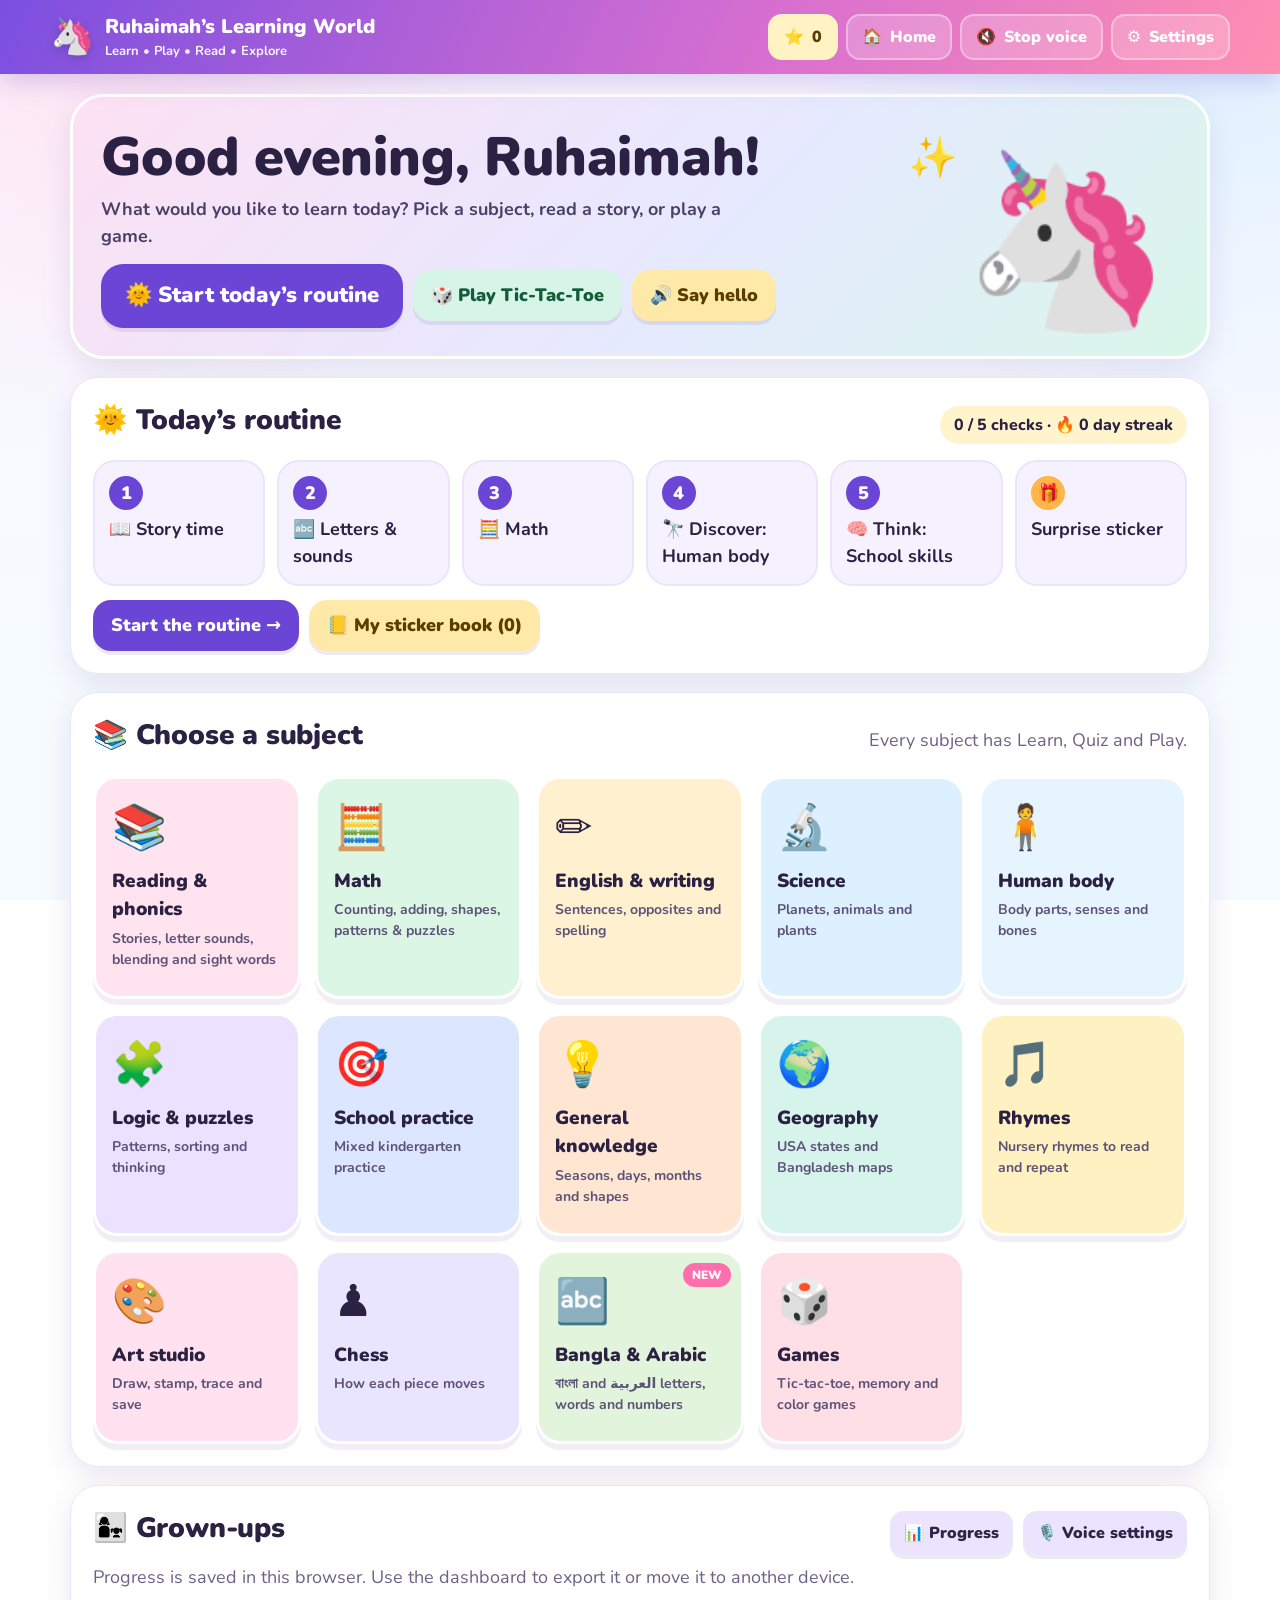
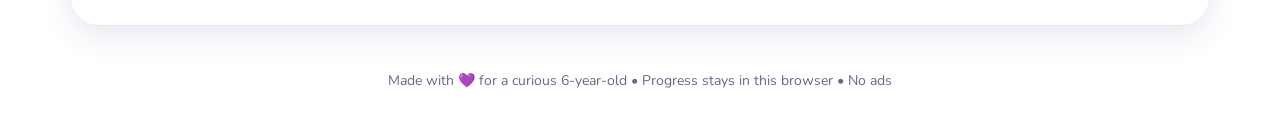
<file: index.html>
<!doctype html>
<html lang="en">
<head>
<meta charset="utf-8">
<meta name="viewport" content="width=device-width, initial-scale=1, viewport-fit=cover">
<meta name="theme-color" content="#7b4fe0">
<title>Ruhaimah’s Learning World</title>
<link rel="icon" href="data:image/svg+xml,<svg xmlns=%22http://www.w3.org/2000/svg%22 viewBox=%220 0 100 100%22><text y=%22.9em%22 font-size=%2290%22>🦄</text></svg>">
<link rel="preconnect" href="https://fonts.googleapis.com">
<link rel="preconnect" href="https://fonts.gstatic.com" crossorigin>
<link href="https://fonts.googleapis.com/css2?family=Nunito:wght@600;700;800;900&family=Noto+Sans+Bengali:wght@500;700&family=Noto+Naskh+Arabic:wght@500;700&display=swap" rel="stylesheet">
<link rel="stylesheet" href="style.css">
</head>
<body data-subject="">
<header>
  <div class="topbar">
    <button class="brand" onclick="goHome()" aria-label="Go to home page">
      <span class="logo">🦄</span>
      <span><span class="title" style="display:block">Ruhaimah’s Learning World</span><span class="sub" style="display:block">Learn • Play • Read • Explore</span></span>
    </button>
    <nav class="top-actions">
      <button class="btn small gold" id="starsBtn" onclick="openDashboard()" aria-label="My stars and progress">⭐ 0</button>
      <button class="btn small" onclick="goHome()" aria-label="Home">🏠 <span class="lbl">Home</span></button>
      <button class="btn small" id="stopBtn" onclick="stopSpeaking()" aria-label="Stop the voice">🔇 <span class="lbl">Stop voice</span></button>
      <button class="btn small" onclick="renderSettings()" aria-label="Settings">⚙️ <span class="lbl">Settings</span></button>
    </nav>
  </div>
</header>
<main id="app"></main>
<div id="toast" class="toast" role="status" aria-live="polite"></div>
<footer>Made with 💜 for a curious 6-year-old • Progress stays in this browser • No ads</footer>
<script src="app.js"></script>
</body>
</html>
</file>
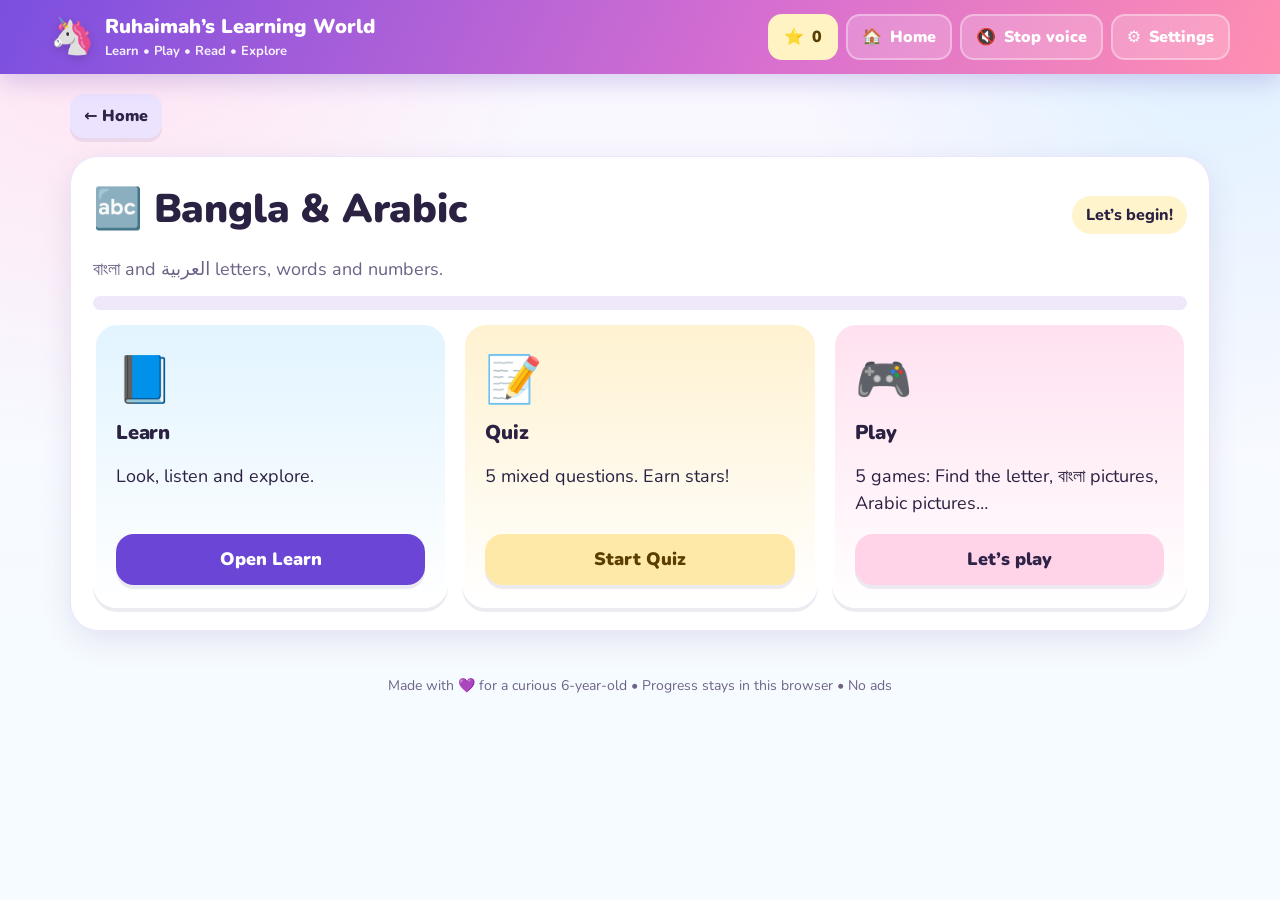
<file: alphabets.html>
<!doctype html>
<html lang="en">
<head>
<meta charset="utf-8">
<meta name="viewport" content="width=device-width, initial-scale=1, viewport-fit=cover">
<meta name="theme-color" content="#7b4fe0">
<title>Bangla & Arabic | Ruhaimah’s Learning World</title>
<link rel="icon" href="data:image/svg+xml,<svg xmlns=%22http://www.w3.org/2000/svg%22 viewBox=%220 0 100 100%22><text y=%22.9em%22 font-size=%2290%22>🦄</text></svg>">
<link rel="preconnect" href="https://fonts.googleapis.com">
<link rel="preconnect" href="https://fonts.gstatic.com" crossorigin>
<link href="https://fonts.googleapis.com/css2?family=Nunito:wght@600;700;800;900&family=Noto+Sans+Bengali:wght@500;700&family=Noto+Naskh+Arabic:wght@500;700&display=swap" rel="stylesheet">
<link rel="stylesheet" href="style.css">
</head>
<body data-subject="alphabets">
<header>
  <div class="topbar">
    <button class="brand" onclick="goHome()" aria-label="Go to home page">
      <span class="logo">🦄</span>
      <span><span class="title" style="display:block">Ruhaimah’s Learning World</span><span class="sub" style="display:block">Learn • Play • Read • Explore</span></span>
    </button>
    <nav class="top-actions">
      <button class="btn small gold" id="starsBtn" onclick="openDashboard()" aria-label="My stars and progress">⭐ 0</button>
      <button class="btn small" onclick="goHome()" aria-label="Home">🏠 <span class="lbl">Home</span></button>
      <button class="btn small" id="stopBtn" onclick="stopSpeaking()" aria-label="Stop the voice">🔇 <span class="lbl">Stop voice</span></button>
      <button class="btn small" onclick="renderSettings()" aria-label="Settings">⚙️ <span class="lbl">Settings</span></button>
    </nav>
  </div>
</header>
<main id="app"></main>
<div id="toast" class="toast" role="status" aria-live="polite"></div>
<footer>Made with 💜 for a curious 6-year-old • Progress stays in this browser • No ads</footer>
<script src="app.js"></script>
</body>
</html>
</file>
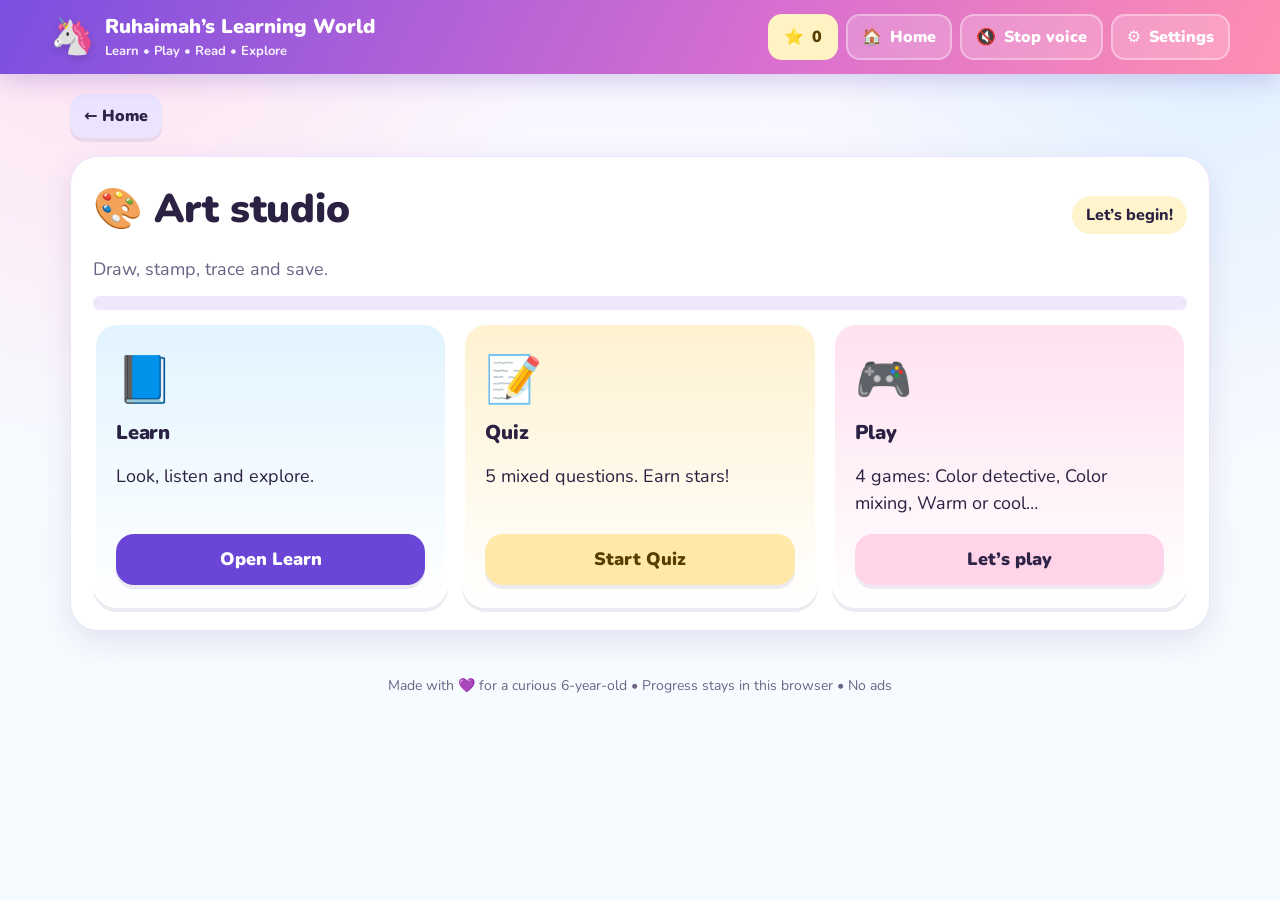
<file: art.html>
<!doctype html>
<html lang="en">
<head>
<meta charset="utf-8">
<meta name="viewport" content="width=device-width, initial-scale=1, viewport-fit=cover">
<meta name="theme-color" content="#7b4fe0">
<title>Art | Ruhaimah’s Learning World</title>
<link rel="icon" href="data:image/svg+xml,<svg xmlns=%22http://www.w3.org/2000/svg%22 viewBox=%220 0 100 100%22><text y=%22.9em%22 font-size=%2290%22>🦄</text></svg>">
<link rel="preconnect" href="https://fonts.googleapis.com">
<link rel="preconnect" href="https://fonts.gstatic.com" crossorigin>
<link href="https://fonts.googleapis.com/css2?family=Nunito:wght@600;700;800;900&family=Noto+Sans+Bengali:wght@500;700&family=Noto+Naskh+Arabic:wght@500;700&display=swap" rel="stylesheet">
<link rel="stylesheet" href="style.css">
</head>
<body data-subject="art">
<header>
  <div class="topbar">
    <button class="brand" onclick="goHome()" aria-label="Go to home page">
      <span class="logo">🦄</span>
      <span><span class="title" style="display:block">Ruhaimah’s Learning World</span><span class="sub" style="display:block">Learn • Play • Read • Explore</span></span>
    </button>
    <nav class="top-actions">
      <button class="btn small gold" id="starsBtn" onclick="openDashboard()" aria-label="My stars and progress">⭐ 0</button>
      <button class="btn small" onclick="goHome()" aria-label="Home">🏠 <span class="lbl">Home</span></button>
      <button class="btn small" id="stopBtn" onclick="stopSpeaking()" aria-label="Stop the voice">🔇 <span class="lbl">Stop voice</span></button>
      <button class="btn small" onclick="renderSettings()" aria-label="Settings">⚙️ <span class="lbl">Settings</span></button>
    </nav>
  </div>
</header>
<main id="app"></main>
<div id="toast" class="toast" role="status" aria-live="polite"></div>
<footer>Made with 💜 for a curious 6-year-old • Progress stays in this browser • No ads</footer>
<script src="app.js"></script>
</body>
</html>
</file>
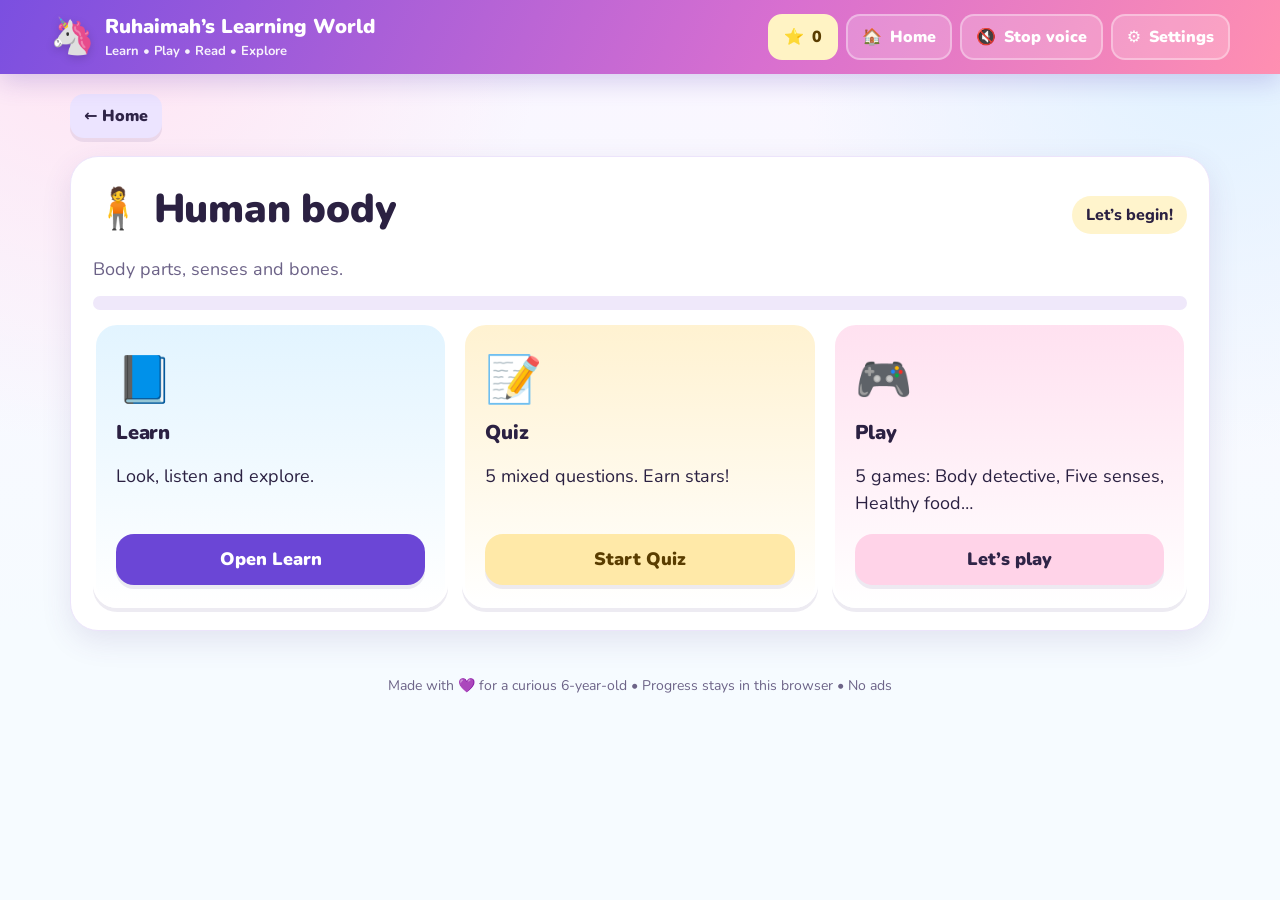
<file: body.html>
<!doctype html>
<html lang="en">
<head>
<meta charset="utf-8">
<meta name="viewport" content="width=device-width, initial-scale=1, viewport-fit=cover">
<meta name="theme-color" content="#7b4fe0">
<title>Human Body | Ruhaimah’s Learning World</title>
<link rel="icon" href="data:image/svg+xml,<svg xmlns=%22http://www.w3.org/2000/svg%22 viewBox=%220 0 100 100%22><text y=%22.9em%22 font-size=%2290%22>🦄</text></svg>">
<link rel="preconnect" href="https://fonts.googleapis.com">
<link rel="preconnect" href="https://fonts.gstatic.com" crossorigin>
<link href="https://fonts.googleapis.com/css2?family=Nunito:wght@600;700;800;900&family=Noto+Sans+Bengali:wght@500;700&family=Noto+Naskh+Arabic:wght@500;700&display=swap" rel="stylesheet">
<link rel="stylesheet" href="style.css">
</head>
<body data-subject="body">
<header>
  <div class="topbar">
    <button class="brand" onclick="goHome()" aria-label="Go to home page">
      <span class="logo">🦄</span>
      <span><span class="title" style="display:block">Ruhaimah’s Learning World</span><span class="sub" style="display:block">Learn • Play • Read • Explore</span></span>
    </button>
    <nav class="top-actions">
      <button class="btn small gold" id="starsBtn" onclick="openDashboard()" aria-label="My stars and progress">⭐ 0</button>
      <button class="btn small" onclick="goHome()" aria-label="Home">🏠 <span class="lbl">Home</span></button>
      <button class="btn small" id="stopBtn" onclick="stopSpeaking()" aria-label="Stop the voice">🔇 <span class="lbl">Stop voice</span></button>
      <button class="btn small" onclick="renderSettings()" aria-label="Settings">⚙️ <span class="lbl">Settings</span></button>
    </nav>
  </div>
</header>
<main id="app"></main>
<div id="toast" class="toast" role="status" aria-live="polite"></div>
<footer>Made with 💜 for a curious 6-year-old • Progress stays in this browser • No ads</footer>
<script src="app.js"></script>
</body>
</html>
</file>
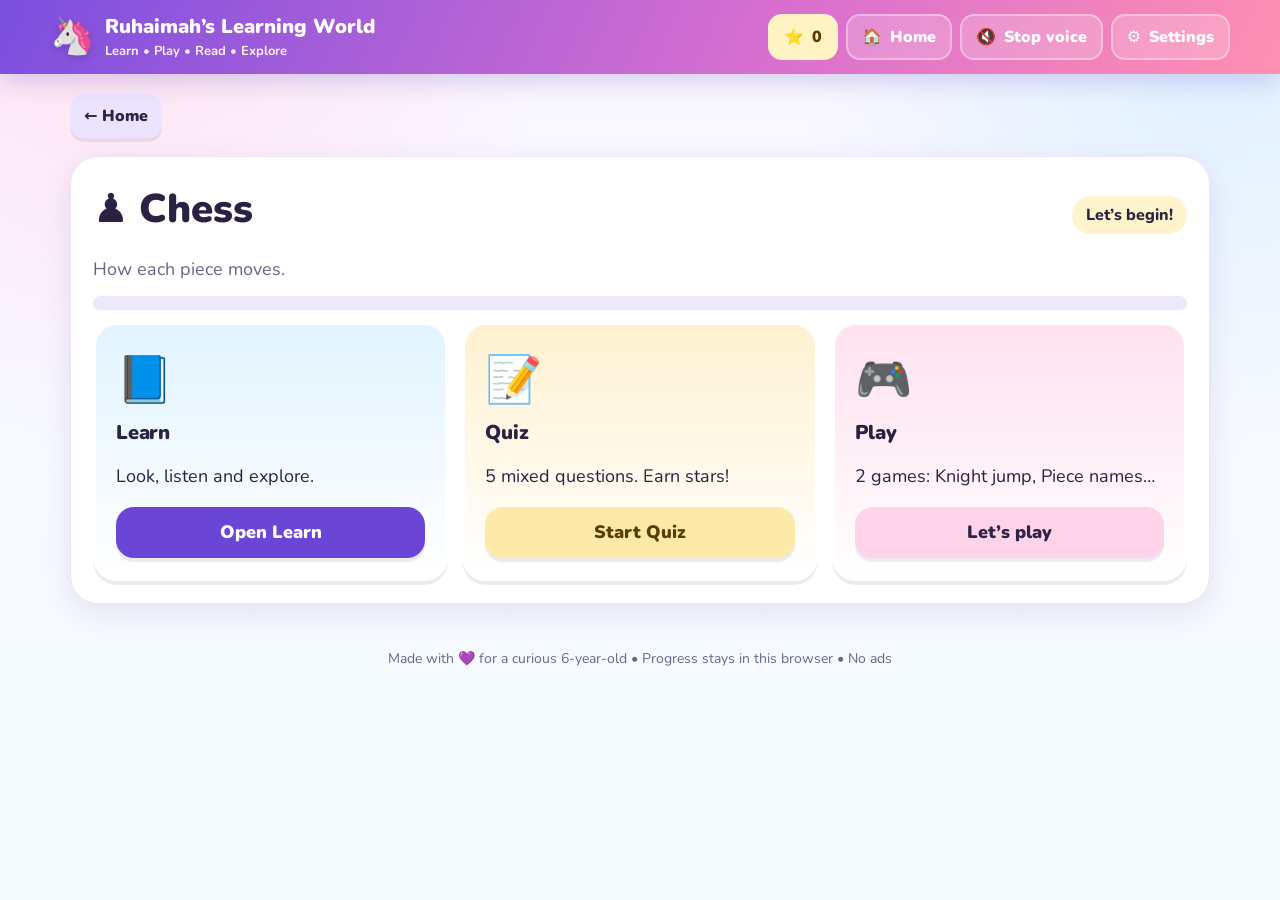
<file: chess.html>
<!doctype html>
<html lang="en">
<head>
<meta charset="utf-8">
<meta name="viewport" content="width=device-width, initial-scale=1, viewport-fit=cover">
<meta name="theme-color" content="#7b4fe0">
<title>Chess | Ruhaimah’s Learning World</title>
<link rel="icon" href="data:image/svg+xml,<svg xmlns=%22http://www.w3.org/2000/svg%22 viewBox=%220 0 100 100%22><text y=%22.9em%22 font-size=%2290%22>🦄</text></svg>">
<link rel="preconnect" href="https://fonts.googleapis.com">
<link rel="preconnect" href="https://fonts.gstatic.com" crossorigin>
<link href="https://fonts.googleapis.com/css2?family=Nunito:wght@600;700;800;900&family=Noto+Sans+Bengali:wght@500;700&family=Noto+Naskh+Arabic:wght@500;700&display=swap" rel="stylesheet">
<link rel="stylesheet" href="style.css">
</head>
<body data-subject="chess">
<header>
  <div class="topbar">
    <button class="brand" onclick="goHome()" aria-label="Go to home page">
      <span class="logo">🦄</span>
      <span><span class="title" style="display:block">Ruhaimah’s Learning World</span><span class="sub" style="display:block">Learn • Play • Read • Explore</span></span>
    </button>
    <nav class="top-actions">
      <button class="btn small gold" id="starsBtn" onclick="openDashboard()" aria-label="My stars and progress">⭐ 0</button>
      <button class="btn small" onclick="goHome()" aria-label="Home">🏠 <span class="lbl">Home</span></button>
      <button class="btn small" id="stopBtn" onclick="stopSpeaking()" aria-label="Stop the voice">🔇 <span class="lbl">Stop voice</span></button>
      <button class="btn small" onclick="renderSettings()" aria-label="Settings">⚙️ <span class="lbl">Settings</span></button>
    </nav>
  </div>
</header>
<main id="app"></main>
<div id="toast" class="toast" role="status" aria-live="polite"></div>
<footer>Made with 💜 for a curious 6-year-old • Progress stays in this browser • No ads</footer>
<script src="app.js"></script>
</body>
</html>
</file>
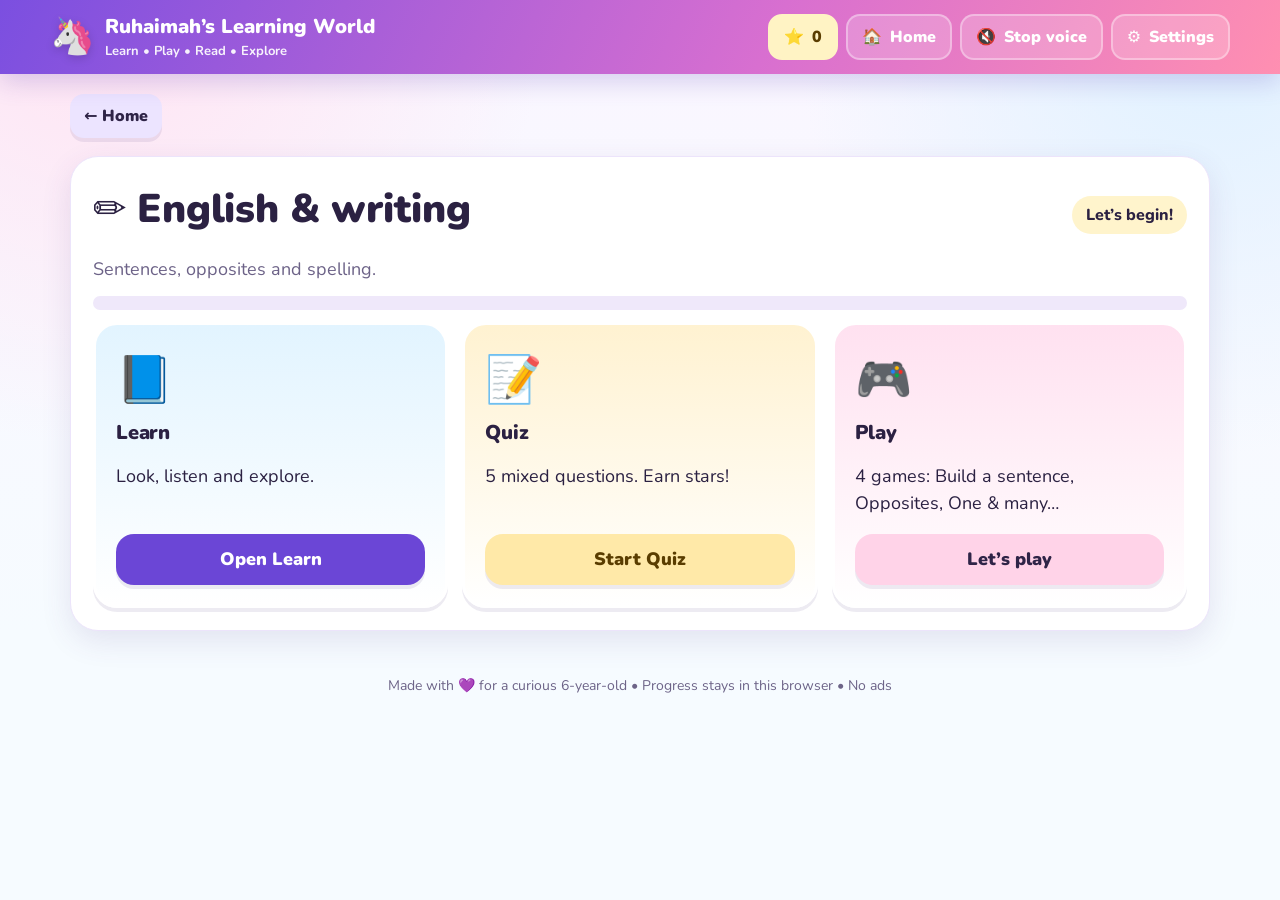
<file: english.html>
<!doctype html>
<html lang="en">
<head>
<meta charset="utf-8">
<meta name="viewport" content="width=device-width, initial-scale=1, viewport-fit=cover">
<meta name="theme-color" content="#7b4fe0">
<title>English | Ruhaimah’s Learning World</title>
<link rel="icon" href="data:image/svg+xml,<svg xmlns=%22http://www.w3.org/2000/svg%22 viewBox=%220 0 100 100%22><text y=%22.9em%22 font-size=%2290%22>🦄</text></svg>">
<link rel="preconnect" href="https://fonts.googleapis.com">
<link rel="preconnect" href="https://fonts.gstatic.com" crossorigin>
<link href="https://fonts.googleapis.com/css2?family=Nunito:wght@600;700;800;900&family=Noto+Sans+Bengali:wght@500;700&family=Noto+Naskh+Arabic:wght@500;700&display=swap" rel="stylesheet">
<link rel="stylesheet" href="style.css">
</head>
<body data-subject="english">
<header>
  <div class="topbar">
    <button class="brand" onclick="goHome()" aria-label="Go to home page">
      <span class="logo">🦄</span>
      <span><span class="title" style="display:block">Ruhaimah’s Learning World</span><span class="sub" style="display:block">Learn • Play • Read • Explore</span></span>
    </button>
    <nav class="top-actions">
      <button class="btn small gold" id="starsBtn" onclick="openDashboard()" aria-label="My stars and progress">⭐ 0</button>
      <button class="btn small" onclick="goHome()" aria-label="Home">🏠 <span class="lbl">Home</span></button>
      <button class="btn small" id="stopBtn" onclick="stopSpeaking()" aria-label="Stop the voice">🔇 <span class="lbl">Stop voice</span></button>
      <button class="btn small" onclick="renderSettings()" aria-label="Settings">⚙️ <span class="lbl">Settings</span></button>
    </nav>
  </div>
</header>
<main id="app"></main>
<div id="toast" class="toast" role="status" aria-live="polite"></div>
<footer>Made with 💜 for a curious 6-year-old • Progress stays in this browser • No ads</footer>
<script src="app.js"></script>
</body>
</html>
</file>
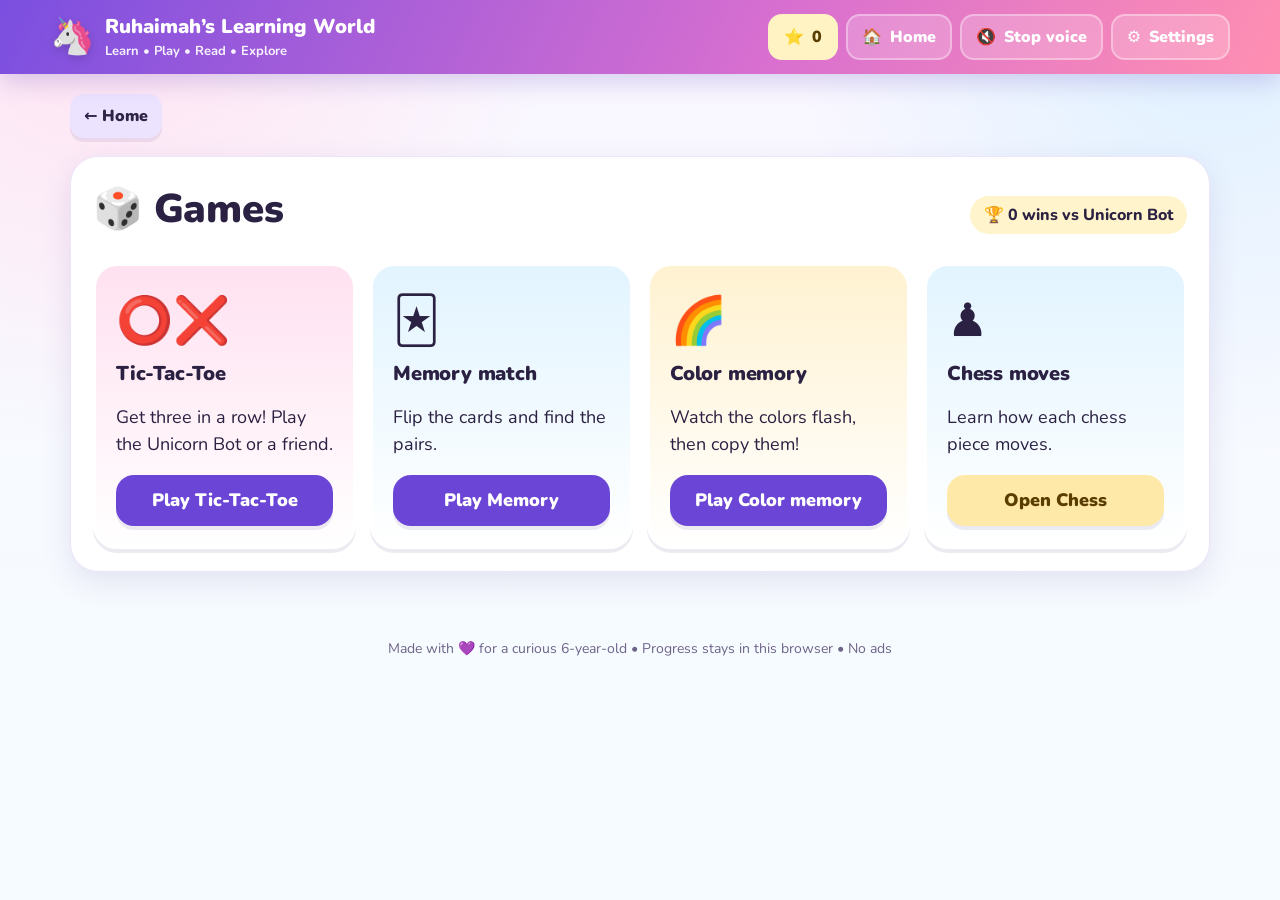
<file: games.html>
<!doctype html>
<html lang="en">
<head>
<meta charset="utf-8">
<meta name="viewport" content="width=device-width, initial-scale=1, viewport-fit=cover">
<meta name="theme-color" content="#7b4fe0">
<title>Games | Ruhaimah’s Learning World</title>
<link rel="icon" href="data:image/svg+xml,<svg xmlns=%22http://www.w3.org/2000/svg%22 viewBox=%220 0 100 100%22><text y=%22.9em%22 font-size=%2290%22>🦄</text></svg>">
<link rel="preconnect" href="https://fonts.googleapis.com">
<link rel="preconnect" href="https://fonts.gstatic.com" crossorigin>
<link href="https://fonts.googleapis.com/css2?family=Nunito:wght@600;700;800;900&family=Noto+Sans+Bengali:wght@500;700&family=Noto+Naskh+Arabic:wght@500;700&display=swap" rel="stylesheet">
<link rel="stylesheet" href="style.css">
</head>
<body data-subject="games">
<header>
  <div class="topbar">
    <button class="brand" onclick="goHome()" aria-label="Go to home page">
      <span class="logo">🦄</span>
      <span><span class="title" style="display:block">Ruhaimah’s Learning World</span><span class="sub" style="display:block">Learn • Play • Read • Explore</span></span>
    </button>
    <nav class="top-actions">
      <button class="btn small gold" id="starsBtn" onclick="openDashboard()" aria-label="My stars and progress">⭐ 0</button>
      <button class="btn small" onclick="goHome()" aria-label="Home">🏠 <span class="lbl">Home</span></button>
      <button class="btn small" id="stopBtn" onclick="stopSpeaking()" aria-label="Stop the voice">🔇 <span class="lbl">Stop voice</span></button>
      <button class="btn small" onclick="renderSettings()" aria-label="Settings">⚙️ <span class="lbl">Settings</span></button>
    </nav>
  </div>
</header>
<main id="app"></main>
<div id="toast" class="toast" role="status" aria-live="polite"></div>
<footer>Made with 💜 for a curious 6-year-old • Progress stays in this browser • No ads</footer>
<script src="app.js"></script>
</body>
</html>
</file>
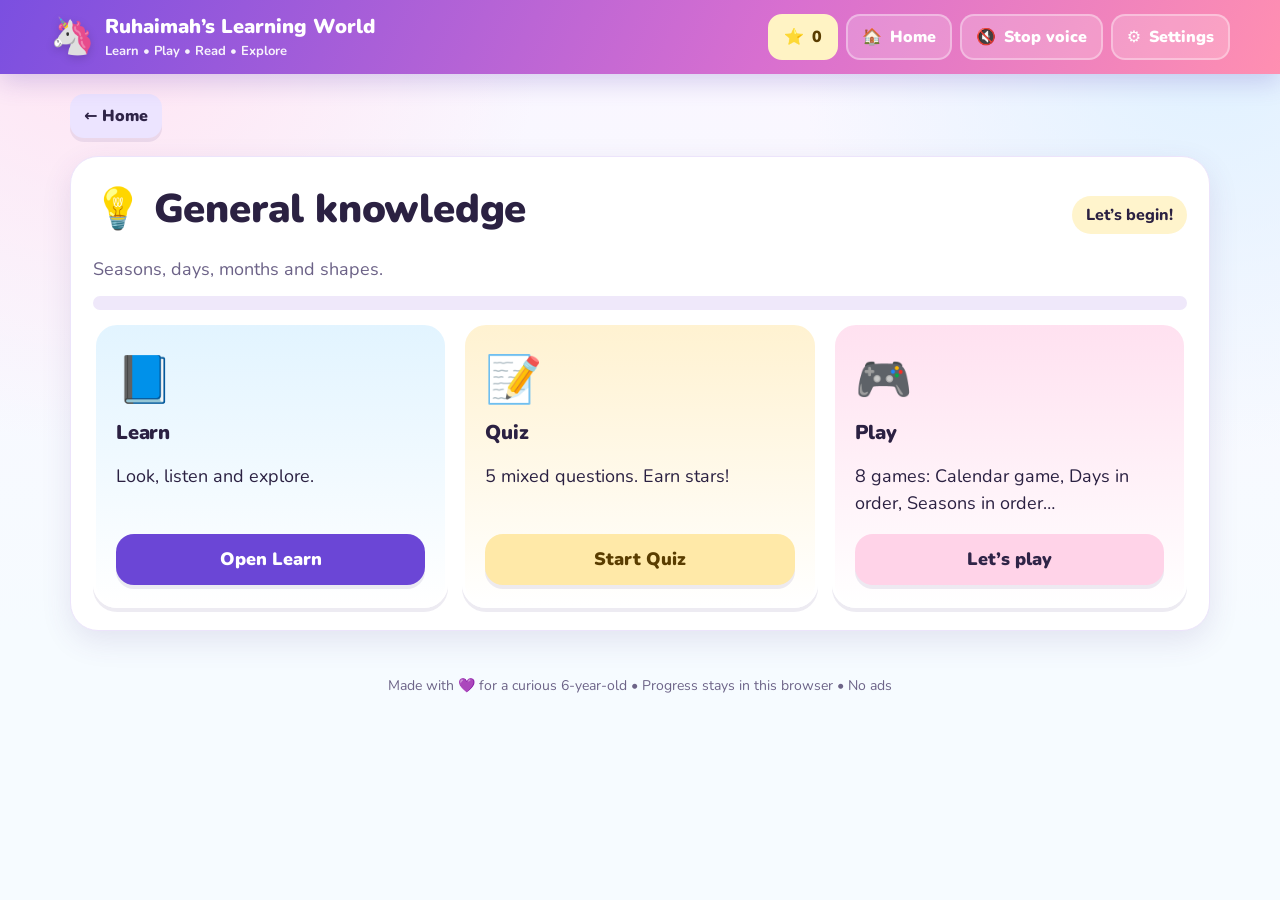
<file: general.html>
<!doctype html>
<html lang="en">
<head>
<meta charset="utf-8">
<meta name="viewport" content="width=device-width, initial-scale=1, viewport-fit=cover">
<meta name="theme-color" content="#7b4fe0">
<title>General Knowledge | Ruhaimah’s Learning World</title>
<link rel="icon" href="data:image/svg+xml,<svg xmlns=%22http://www.w3.org/2000/svg%22 viewBox=%220 0 100 100%22><text y=%22.9em%22 font-size=%2290%22>🦄</text></svg>">
<link rel="preconnect" href="https://fonts.googleapis.com">
<link rel="preconnect" href="https://fonts.gstatic.com" crossorigin>
<link href="https://fonts.googleapis.com/css2?family=Nunito:wght@600;700;800;900&family=Noto+Sans+Bengali:wght@500;700&family=Noto+Naskh+Arabic:wght@500;700&display=swap" rel="stylesheet">
<link rel="stylesheet" href="style.css">
</head>
<body data-subject="general">
<header>
  <div class="topbar">
    <button class="brand" onclick="goHome()" aria-label="Go to home page">
      <span class="logo">🦄</span>
      <span><span class="title" style="display:block">Ruhaimah’s Learning World</span><span class="sub" style="display:block">Learn • Play • Read • Explore</span></span>
    </button>
    <nav class="top-actions">
      <button class="btn small gold" id="starsBtn" onclick="openDashboard()" aria-label="My stars and progress">⭐ 0</button>
      <button class="btn small" onclick="goHome()" aria-label="Home">🏠 <span class="lbl">Home</span></button>
      <button class="btn small" id="stopBtn" onclick="stopSpeaking()" aria-label="Stop the voice">🔇 <span class="lbl">Stop voice</span></button>
      <button class="btn small" onclick="renderSettings()" aria-label="Settings">⚙️ <span class="lbl">Settings</span></button>
    </nav>
  </div>
</header>
<main id="app"></main>
<div id="toast" class="toast" role="status" aria-live="polite"></div>
<footer>Made with 💜 for a curious 6-year-old • Progress stays in this browser • No ads</footer>
<script src="app.js"></script>
</body>
</html>
</file>
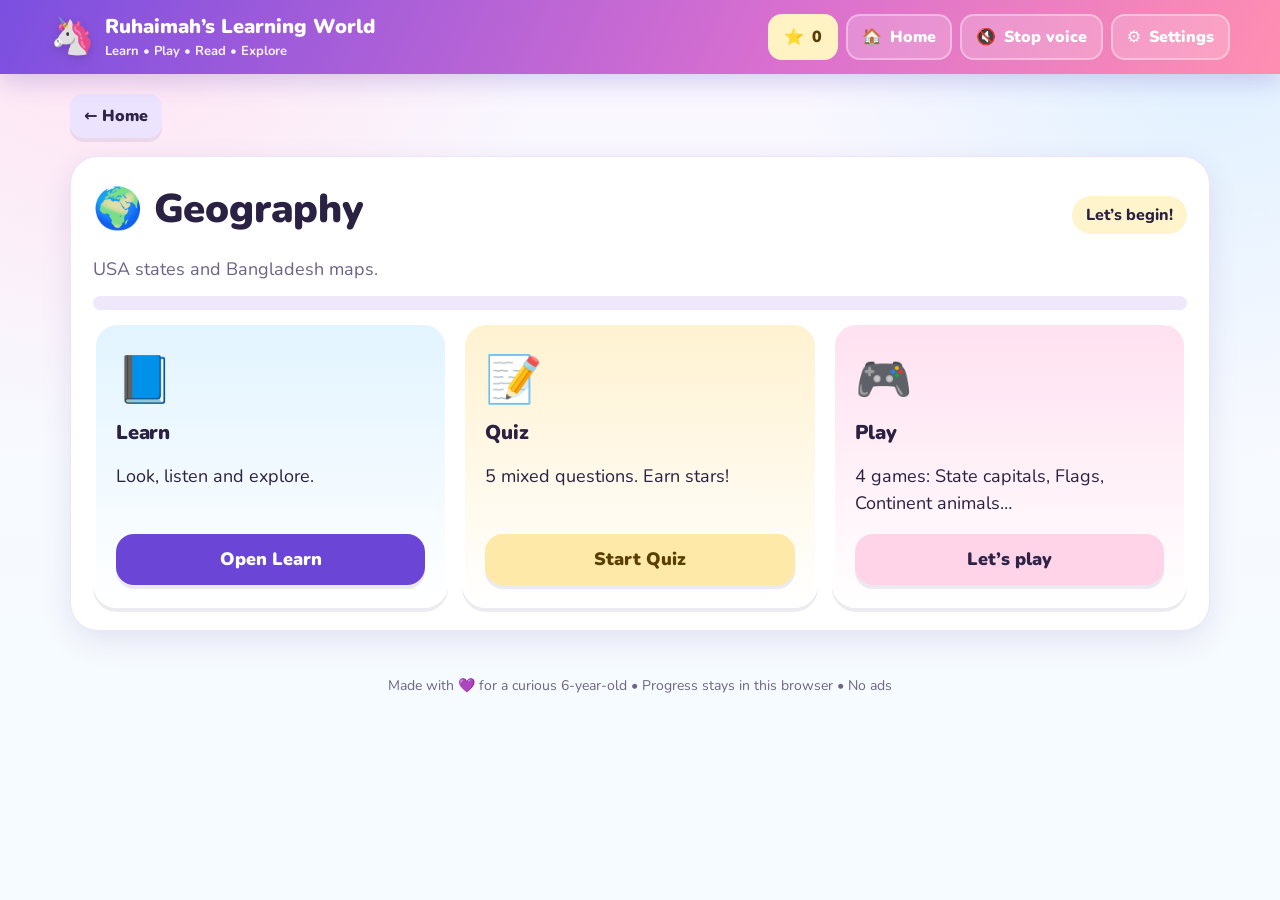
<file: geo.html>
<!doctype html>
<html lang="en">
<head>
<meta charset="utf-8">
<meta name="viewport" content="width=device-width, initial-scale=1, viewport-fit=cover">
<meta name="theme-color" content="#7b4fe0">
<title>Geography | Ruhaimah’s Learning World</title>
<link rel="icon" href="data:image/svg+xml,<svg xmlns=%22http://www.w3.org/2000/svg%22 viewBox=%220 0 100 100%22><text y=%22.9em%22 font-size=%2290%22>🦄</text></svg>">
<link rel="preconnect" href="https://fonts.googleapis.com">
<link rel="preconnect" href="https://fonts.gstatic.com" crossorigin>
<link href="https://fonts.googleapis.com/css2?family=Nunito:wght@600;700;800;900&family=Noto+Sans+Bengali:wght@500;700&family=Noto+Naskh+Arabic:wght@500;700&display=swap" rel="stylesheet">
<link rel="stylesheet" href="style.css">
</head>
<body data-subject="geo">
<header>
  <div class="topbar">
    <button class="brand" onclick="goHome()" aria-label="Go to home page">
      <span class="logo">🦄</span>
      <span><span class="title" style="display:block">Ruhaimah’s Learning World</span><span class="sub" style="display:block">Learn • Play • Read • Explore</span></span>
    </button>
    <nav class="top-actions">
      <button class="btn small gold" id="starsBtn" onclick="openDashboard()" aria-label="My stars and progress">⭐ 0</button>
      <button class="btn small" onclick="goHome()" aria-label="Home">🏠 <span class="lbl">Home</span></button>
      <button class="btn small" id="stopBtn" onclick="stopSpeaking()" aria-label="Stop the voice">🔇 <span class="lbl">Stop voice</span></button>
      <button class="btn small" onclick="renderSettings()" aria-label="Settings">⚙️ <span class="lbl">Settings</span></button>
    </nav>
  </div>
</header>
<main id="app"></main>
<div id="toast" class="toast" role="status" aria-live="polite"></div>
<footer>Made with 💜 for a curious 6-year-old • Progress stays in this browser • No ads</footer>
<script src="app.js"></script>
</body>
</html>
</file>
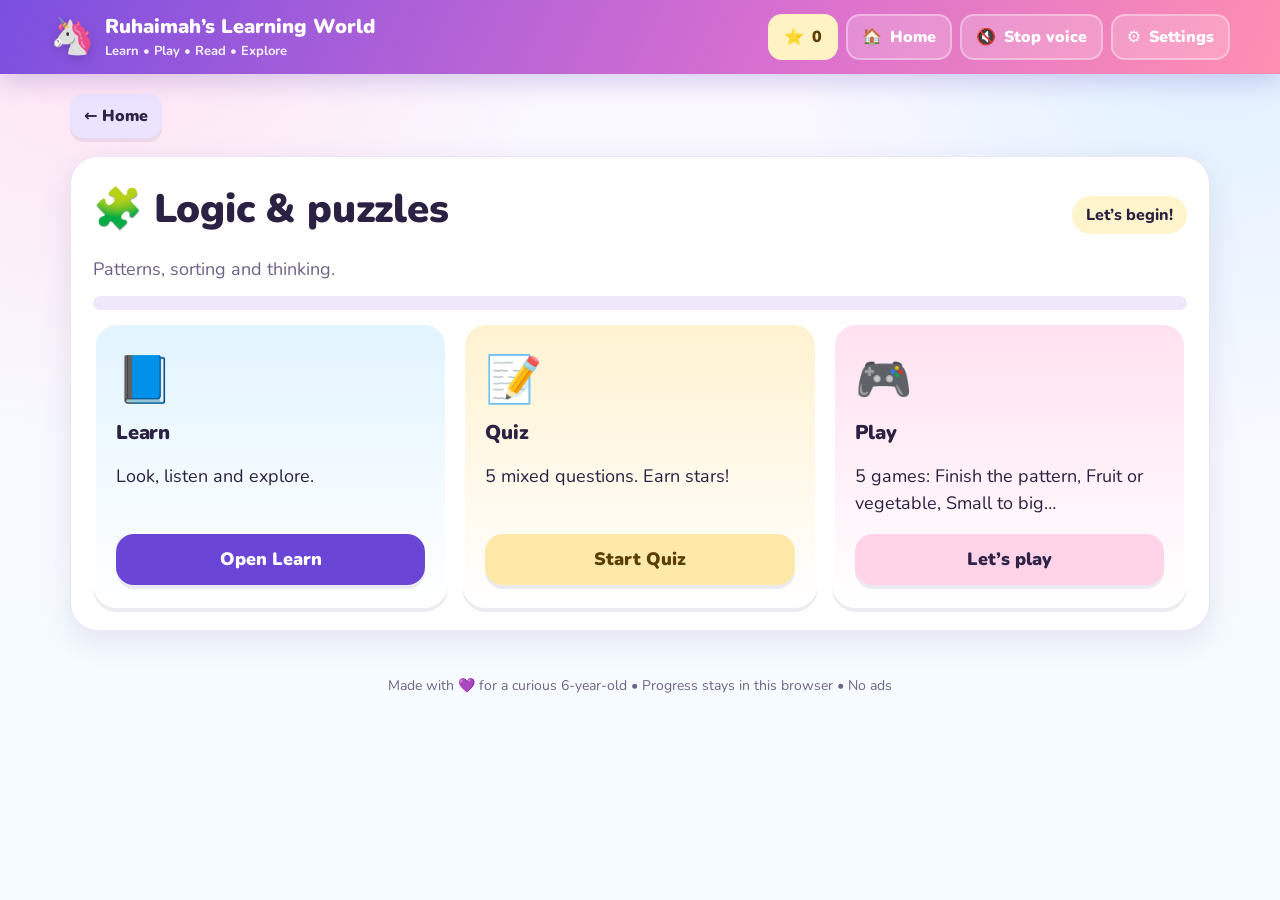
<file: logic.html>
<!doctype html>
<html lang="en">
<head>
<meta charset="utf-8">
<meta name="viewport" content="width=device-width, initial-scale=1, viewport-fit=cover">
<meta name="theme-color" content="#7b4fe0">
<title>Logic | Ruhaimah’s Learning World</title>
<link rel="icon" href="data:image/svg+xml,<svg xmlns=%22http://www.w3.org/2000/svg%22 viewBox=%220 0 100 100%22><text y=%22.9em%22 font-size=%2290%22>🦄</text></svg>">
<link rel="preconnect" href="https://fonts.googleapis.com">
<link rel="preconnect" href="https://fonts.gstatic.com" crossorigin>
<link href="https://fonts.googleapis.com/css2?family=Nunito:wght@600;700;800;900&family=Noto+Sans+Bengali:wght@500;700&family=Noto+Naskh+Arabic:wght@500;700&display=swap" rel="stylesheet">
<link rel="stylesheet" href="style.css">
</head>
<body data-subject="logic">
<header>
  <div class="topbar">
    <button class="brand" onclick="goHome()" aria-label="Go to home page">
      <span class="logo">🦄</span>
      <span><span class="title" style="display:block">Ruhaimah’s Learning World</span><span class="sub" style="display:block">Learn • Play • Read • Explore</span></span>
    </button>
    <nav class="top-actions">
      <button class="btn small gold" id="starsBtn" onclick="openDashboard()" aria-label="My stars and progress">⭐ 0</button>
      <button class="btn small" onclick="goHome()" aria-label="Home">🏠 <span class="lbl">Home</span></button>
      <button class="btn small" id="stopBtn" onclick="stopSpeaking()" aria-label="Stop the voice">🔇 <span class="lbl">Stop voice</span></button>
      <button class="btn small" onclick="renderSettings()" aria-label="Settings">⚙️ <span class="lbl">Settings</span></button>
    </nav>
  </div>
</header>
<main id="app"></main>
<div id="toast" class="toast" role="status" aria-live="polite"></div>
<footer>Made with 💜 for a curious 6-year-old • Progress stays in this browser • No ads</footer>
<script src="app.js"></script>
</body>
</html>
</file>
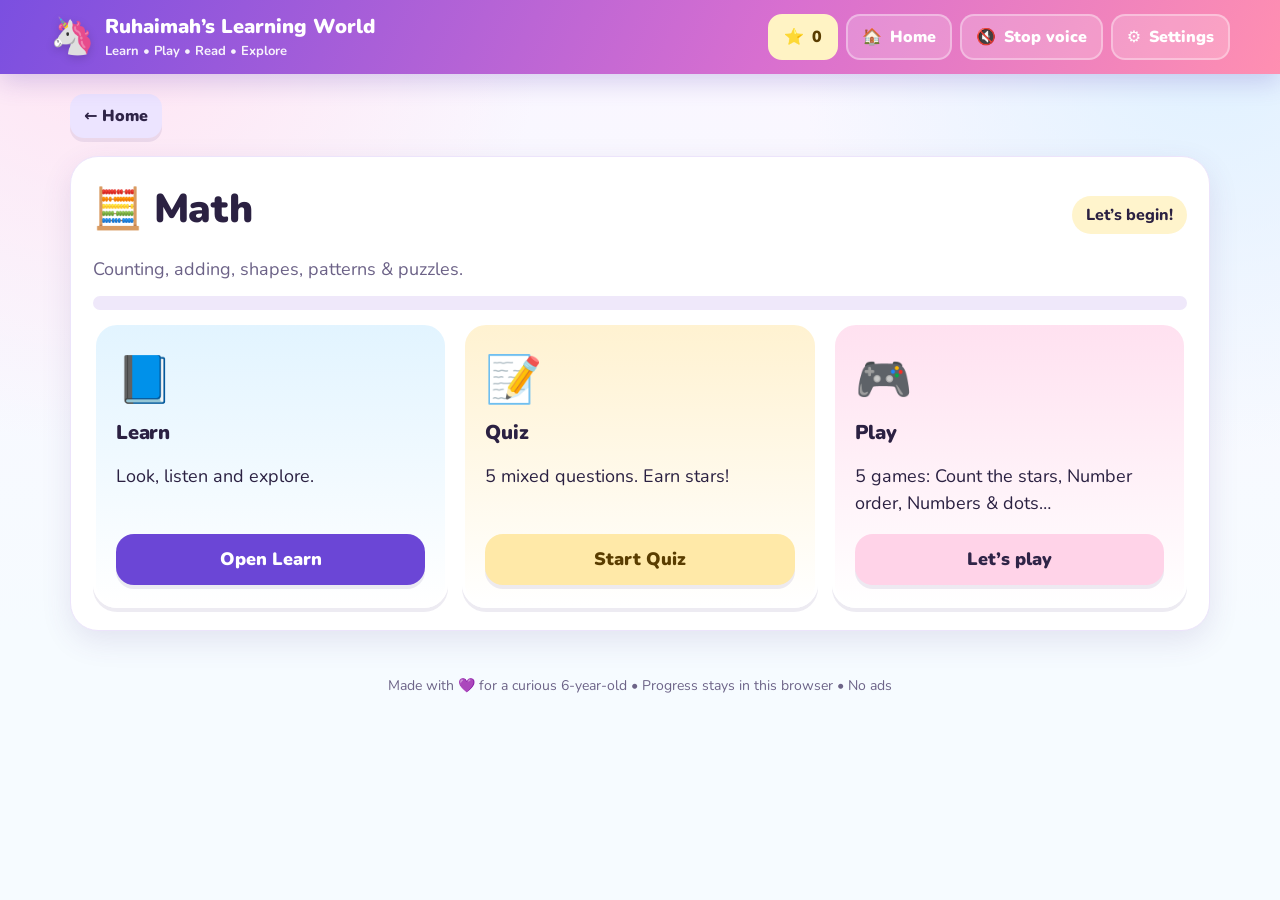
<file: math.html>
<!doctype html>
<html lang="en">
<head>
<meta charset="utf-8">
<meta name="viewport" content="width=device-width, initial-scale=1, viewport-fit=cover">
<meta name="theme-color" content="#7b4fe0">
<title>Math | Ruhaimah’s Learning World</title>
<link rel="icon" href="data:image/svg+xml,<svg xmlns=%22http://www.w3.org/2000/svg%22 viewBox=%220 0 100 100%22><text y=%22.9em%22 font-size=%2290%22>🦄</text></svg>">
<link rel="preconnect" href="https://fonts.googleapis.com">
<link rel="preconnect" href="https://fonts.gstatic.com" crossorigin>
<link href="https://fonts.googleapis.com/css2?family=Nunito:wght@600;700;800;900&family=Noto+Sans+Bengali:wght@500;700&family=Noto+Naskh+Arabic:wght@500;700&display=swap" rel="stylesheet">
<link rel="stylesheet" href="style.css">
</head>
<body data-subject="math">
<header>
  <div class="topbar">
    <button class="brand" onclick="goHome()" aria-label="Go to home page">
      <span class="logo">🦄</span>
      <span><span class="title" style="display:block">Ruhaimah’s Learning World</span><span class="sub" style="display:block">Learn • Play • Read • Explore</span></span>
    </button>
    <nav class="top-actions">
      <button class="btn small gold" id="starsBtn" onclick="openDashboard()" aria-label="My stars and progress">⭐ 0</button>
      <button class="btn small" onclick="goHome()" aria-label="Home">🏠 <span class="lbl">Home</span></button>
      <button class="btn small" id="stopBtn" onclick="stopSpeaking()" aria-label="Stop the voice">🔇 <span class="lbl">Stop voice</span></button>
      <button class="btn small" onclick="renderSettings()" aria-label="Settings">⚙️ <span class="lbl">Settings</span></button>
    </nav>
  </div>
</header>
<main id="app"></main>
<div id="toast" class="toast" role="status" aria-live="polite"></div>
<footer>Made with 💜 for a curious 6-year-old • Progress stays in this browser • No ads</footer>
<script src="app.js"></script>
</body>
</html>
</file>
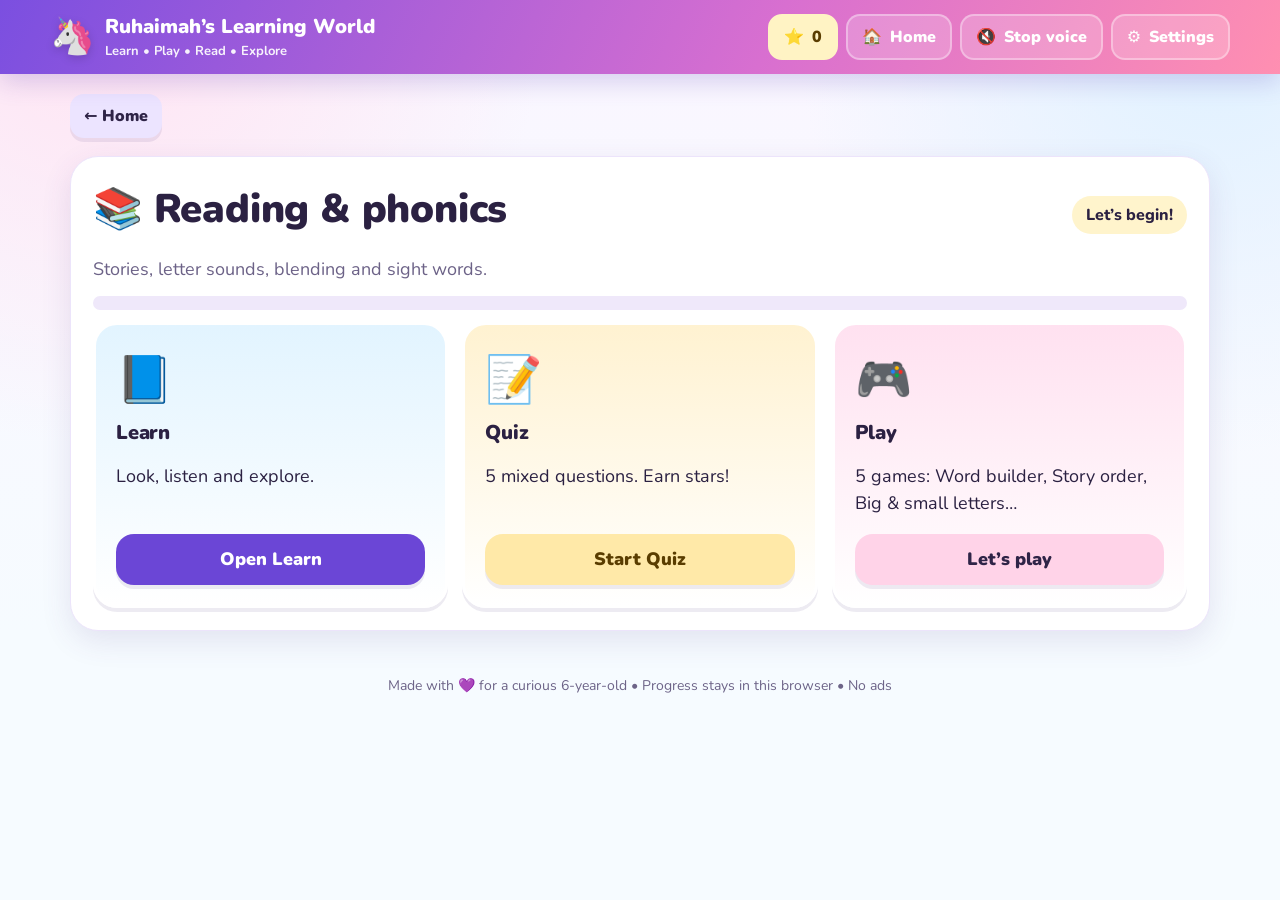
<file: reading.html>
<!doctype html>
<html lang="en">
<head>
<meta charset="utf-8">
<meta name="viewport" content="width=device-width, initial-scale=1, viewport-fit=cover">
<meta name="theme-color" content="#7b4fe0">
<title>Reading | Ruhaimah’s Learning World</title>
<link rel="icon" href="data:image/svg+xml,<svg xmlns=%22http://www.w3.org/2000/svg%22 viewBox=%220 0 100 100%22><text y=%22.9em%22 font-size=%2290%22>🦄</text></svg>">
<link rel="preconnect" href="https://fonts.googleapis.com">
<link rel="preconnect" href="https://fonts.gstatic.com" crossorigin>
<link href="https://fonts.googleapis.com/css2?family=Nunito:wght@600;700;800;900&family=Noto+Sans+Bengali:wght@500;700&family=Noto+Naskh+Arabic:wght@500;700&display=swap" rel="stylesheet">
<link rel="stylesheet" href="style.css">
</head>
<body data-subject="reading">
<header>
  <div class="topbar">
    <button class="brand" onclick="goHome()" aria-label="Go to home page">
      <span class="logo">🦄</span>
      <span><span class="title" style="display:block">Ruhaimah’s Learning World</span><span class="sub" style="display:block">Learn • Play • Read • Explore</span></span>
    </button>
    <nav class="top-actions">
      <button class="btn small gold" id="starsBtn" onclick="openDashboard()" aria-label="My stars and progress">⭐ 0</button>
      <button class="btn small" onclick="goHome()" aria-label="Home">🏠 <span class="lbl">Home</span></button>
      <button class="btn small" id="stopBtn" onclick="stopSpeaking()" aria-label="Stop the voice">🔇 <span class="lbl">Stop voice</span></button>
      <button class="btn small" onclick="renderSettings()" aria-label="Settings">⚙️ <span class="lbl">Settings</span></button>
    </nav>
  </div>
</header>
<main id="app"></main>
<div id="toast" class="toast" role="status" aria-live="polite"></div>
<footer>Made with 💜 for a curious 6-year-old • Progress stays in this browser • No ads</footer>
<script src="app.js"></script>
</body>
</html>
</file>
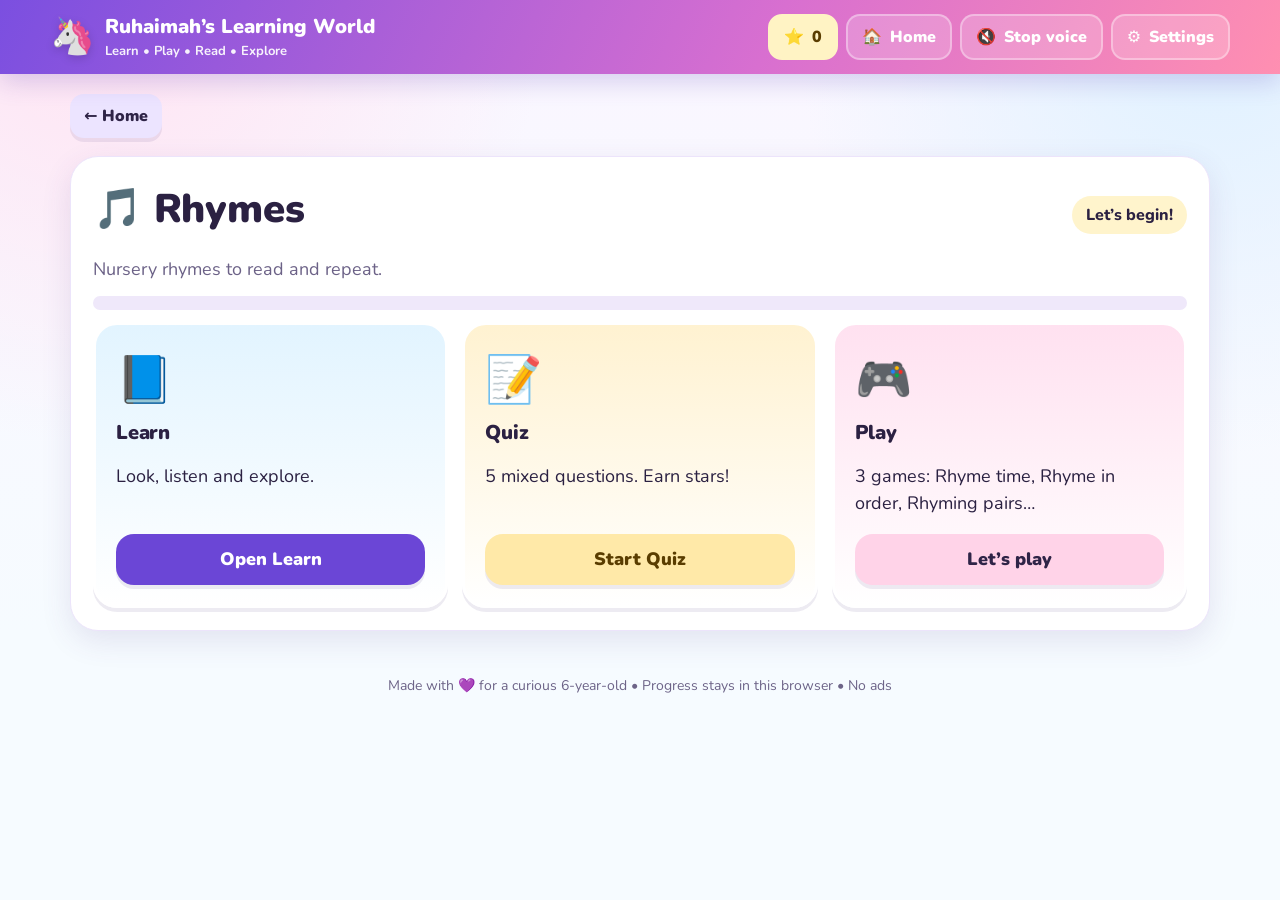
<file: rhymes.html>
<!doctype html>
<html lang="en">
<head>
<meta charset="utf-8">
<meta name="viewport" content="width=device-width, initial-scale=1, viewport-fit=cover">
<meta name="theme-color" content="#7b4fe0">
<title>Rhymes | Ruhaimah’s Learning World</title>
<link rel="icon" href="data:image/svg+xml,<svg xmlns=%22http://www.w3.org/2000/svg%22 viewBox=%220 0 100 100%22><text y=%22.9em%22 font-size=%2290%22>🦄</text></svg>">
<link rel="preconnect" href="https://fonts.googleapis.com">
<link rel="preconnect" href="https://fonts.gstatic.com" crossorigin>
<link href="https://fonts.googleapis.com/css2?family=Nunito:wght@600;700;800;900&family=Noto+Sans+Bengali:wght@500;700&family=Noto+Naskh+Arabic:wght@500;700&display=swap" rel="stylesheet">
<link rel="stylesheet" href="style.css">
</head>
<body data-subject="rhymes">
<header>
  <div class="topbar">
    <button class="brand" onclick="goHome()" aria-label="Go to home page">
      <span class="logo">🦄</span>
      <span><span class="title" style="display:block">Ruhaimah’s Learning World</span><span class="sub" style="display:block">Learn • Play • Read • Explore</span></span>
    </button>
    <nav class="top-actions">
      <button class="btn small gold" id="starsBtn" onclick="openDashboard()" aria-label="My stars and progress">⭐ 0</button>
      <button class="btn small" onclick="goHome()" aria-label="Home">🏠 <span class="lbl">Home</span></button>
      <button class="btn small" id="stopBtn" onclick="stopSpeaking()" aria-label="Stop the voice">🔇 <span class="lbl">Stop voice</span></button>
      <button class="btn small" onclick="renderSettings()" aria-label="Settings">⚙️ <span class="lbl">Settings</span></button>
    </nav>
  </div>
</header>
<main id="app"></main>
<div id="toast" class="toast" role="status" aria-live="polite"></div>
<footer>Made with 💜 for a curious 6-year-old • Progress stays in this browser • No ads</footer>
<script src="app.js"></script>
</body>
</html>
</file>
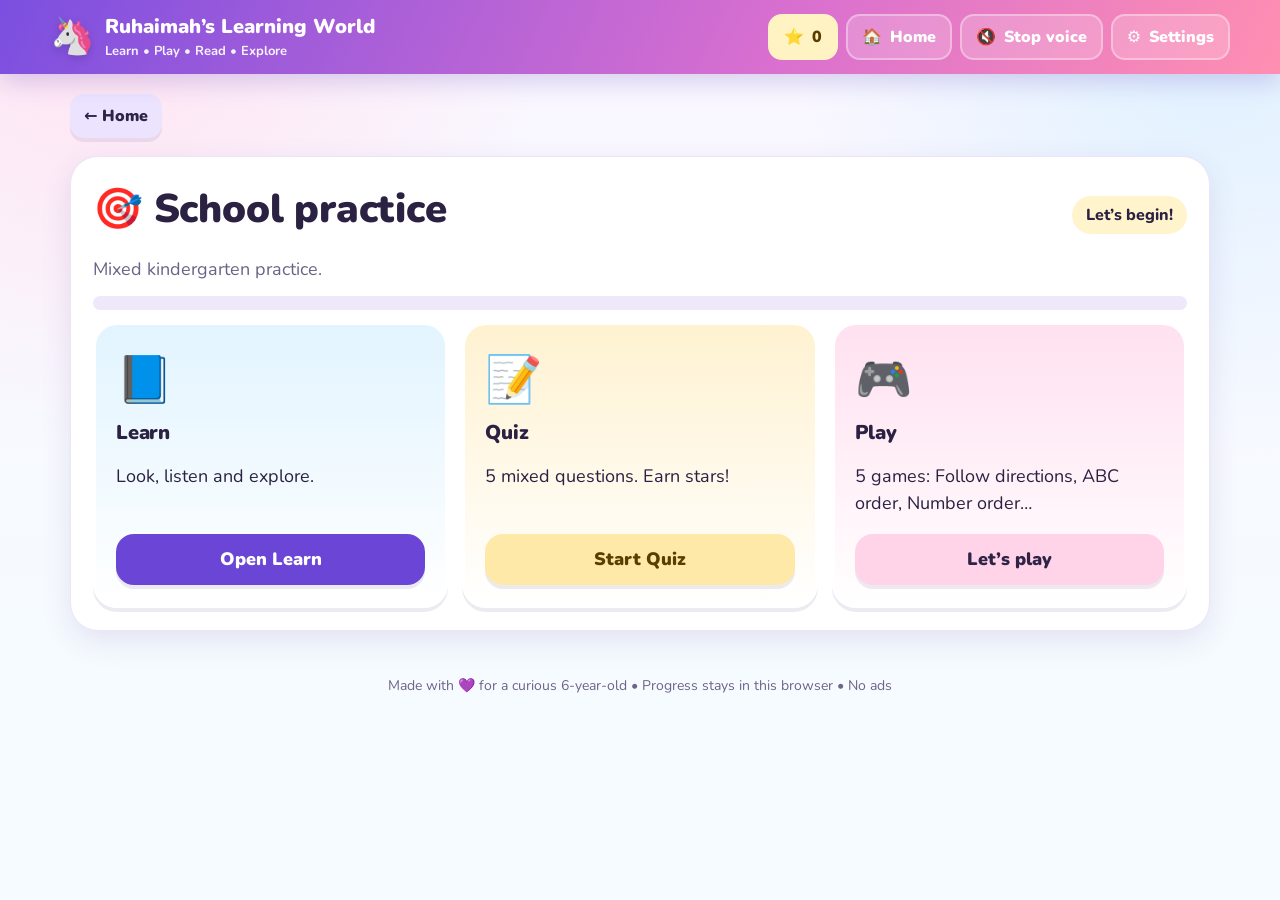
<file: school.html>
<!doctype html>
<html lang="en">
<head>
<meta charset="utf-8">
<meta name="viewport" content="width=device-width, initial-scale=1, viewport-fit=cover">
<meta name="theme-color" content="#7b4fe0">
<title>School | Ruhaimah’s Learning World</title>
<link rel="icon" href="data:image/svg+xml,<svg xmlns=%22http://www.w3.org/2000/svg%22 viewBox=%220 0 100 100%22><text y=%22.9em%22 font-size=%2290%22>🦄</text></svg>">
<link rel="preconnect" href="https://fonts.googleapis.com">
<link rel="preconnect" href="https://fonts.gstatic.com" crossorigin>
<link href="https://fonts.googleapis.com/css2?family=Nunito:wght@600;700;800;900&family=Noto+Sans+Bengali:wght@500;700&family=Noto+Naskh+Arabic:wght@500;700&display=swap" rel="stylesheet">
<link rel="stylesheet" href="style.css">
</head>
<body data-subject="school">
<header>
  <div class="topbar">
    <button class="brand" onclick="goHome()" aria-label="Go to home page">
      <span class="logo">🦄</span>
      <span><span class="title" style="display:block">Ruhaimah’s Learning World</span><span class="sub" style="display:block">Learn • Play • Read • Explore</span></span>
    </button>
    <nav class="top-actions">
      <button class="btn small gold" id="starsBtn" onclick="openDashboard()" aria-label="My stars and progress">⭐ 0</button>
      <button class="btn small" onclick="goHome()" aria-label="Home">🏠 <span class="lbl">Home</span></button>
      <button class="btn small" id="stopBtn" onclick="stopSpeaking()" aria-label="Stop the voice">🔇 <span class="lbl">Stop voice</span></button>
      <button class="btn small" onclick="renderSettings()" aria-label="Settings">⚙️ <span class="lbl">Settings</span></button>
    </nav>
  </div>
</header>
<main id="app"></main>
<div id="toast" class="toast" role="status" aria-live="polite"></div>
<footer>Made with 💜 for a curious 6-year-old • Progress stays in this browser • No ads</footer>
<script src="app.js"></script>
</body>
</html>
</file>
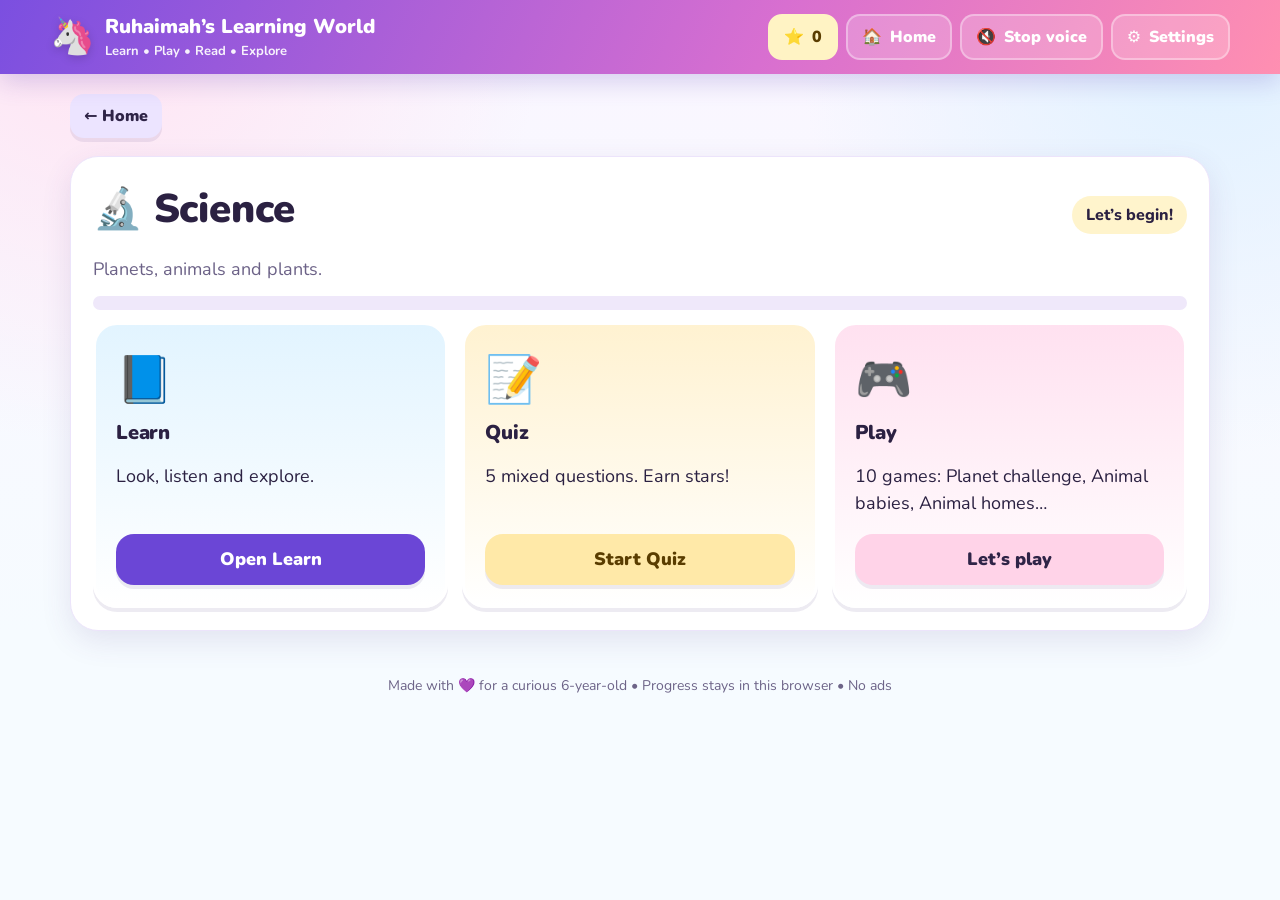
<file: science.html>
<!doctype html>
<html lang="en">
<head>
<meta charset="utf-8">
<meta name="viewport" content="width=device-width, initial-scale=1, viewport-fit=cover">
<meta name="theme-color" content="#7b4fe0">
<title>Science | Ruhaimah’s Learning World</title>
<link rel="icon" href="data:image/svg+xml,<svg xmlns=%22http://www.w3.org/2000/svg%22 viewBox=%220 0 100 100%22><text y=%22.9em%22 font-size=%2290%22>🦄</text></svg>">
<link rel="preconnect" href="https://fonts.googleapis.com">
<link rel="preconnect" href="https://fonts.gstatic.com" crossorigin>
<link href="https://fonts.googleapis.com/css2?family=Nunito:wght@600;700;800;900&family=Noto+Sans+Bengali:wght@500;700&family=Noto+Naskh+Arabic:wght@500;700&display=swap" rel="stylesheet">
<link rel="stylesheet" href="style.css">
</head>
<body data-subject="science">
<header>
  <div class="topbar">
    <button class="brand" onclick="goHome()" aria-label="Go to home page">
      <span class="logo">🦄</span>
      <span><span class="title" style="display:block">Ruhaimah’s Learning World</span><span class="sub" style="display:block">Learn • Play • Read • Explore</span></span>
    </button>
    <nav class="top-actions">
      <button class="btn small gold" id="starsBtn" onclick="openDashboard()" aria-label="My stars and progress">⭐ 0</button>
      <button class="btn small" onclick="goHome()" aria-label="Home">🏠 <span class="lbl">Home</span></button>
      <button class="btn small" id="stopBtn" onclick="stopSpeaking()" aria-label="Stop the voice">🔇 <span class="lbl">Stop voice</span></button>
      <button class="btn small" onclick="renderSettings()" aria-label="Settings">⚙️ <span class="lbl">Settings</span></button>
    </nav>
  </div>
</header>
<main id="app"></main>
<div id="toast" class="toast" role="status" aria-live="polite"></div>
<footer>Made with 💜 for a curious 6-year-old • Progress stays in this browser • No ads</footer>
<script src="app.js"></script>
</body>
</html>
</file>
<file: style.css>
/* Ruhaimah's Learning World — v4 styles */
:root{
  --bg:#fbf8ff;--ink:#2b2142;--muted:#6c6287;--line:#ece4fb;
  --purple:#6b46d6;--purple-d:#5233b5;--pink:#ff6fae;--mint:#3cc48a;--sky:#3aa8e8;--sun:#ffc23d;--coral:#ff7a6b;
  --card:#ffffff;--soft:#f6f1ff;
  --shadow:0 10px 30px rgba(82,57,130,.12);--shadow-s:0 4px 0 rgba(82,57,130,.10);
  --r-lg:28px;--r-md:20px;--r-sm:14px;
  --font:"Nunito","Baloo 2",ui-rounded,"SF Pro Rounded",system-ui,-apple-system,"Segoe UI",Roboto,sans-serif;
}
*{box-sizing:border-box}
html{scroll-behavior:smooth}
html,body{margin:0;padding:0;color:var(--ink);font:18px/1.5 var(--font);
  background:radial-gradient(circle at 8% 0,#ffe3f2 0,transparent 30%),radial-gradient(circle at 95% 4%,#dff1ff 0,transparent 28%),linear-gradient(180deg,#faf6ff,#f6fbff 70%);background-attachment:fixed;min-height:100vh}
button,input,select,textarea{font:inherit;color:inherit}
a{color:var(--purple)}
h1,h2,h3{line-height:1.2;margin:.15em 0 .45em;font-weight:900;letter-spacing:-.2px}
h1{font-size:clamp(26px,3.6vw,40px)}
h2{font-size:clamp(21px,2.6vw,28px)}
h3{font-size:20px}
p{margin:.3em 0 .7em}

/* Header */
header{position:sticky;top:0;z-index:30;background:linear-gradient(115deg,#7b4fe0,#d86fd0 60%,#ff8fb1);color:#fff;padding:10px 16px;box-shadow:0 8px 24px rgba(93,63,182,.22)}
.topbar{max-width:1180px;margin:0 auto;display:flex;gap:12px;align-items:center;justify-content:space-between;flex-wrap:wrap}
.brand{display:flex;align-items:center;gap:10px;cursor:pointer;background:none;border:0;color:#fff;padding:0;text-align:left}
.brand .logo{font-size:36px;filter:drop-shadow(0 3px 4px rgba(0,0,0,.15));animation:bob 3s ease-in-out infinite}
.brand .title{font-weight:900;font-size:20px}
.brand .sub{font-size:13px;opacity:.92;font-weight:700}
.top-actions{display:flex;gap:8px;align-items:center;flex-wrap:wrap}
header .btn{background:rgba(255,255,255,.2);color:#fff;box-shadow:none;border:2px solid rgba(255,255,255,.35)}
header .btn:hover{background:rgba(255,255,255,.32)}
header .btn.gold{background:#fff3c4;color:#5a3d00;border-color:#fff3c4}
#stopBtn.speaking{background:#fff;color:var(--purple);animation:pulse 1.1s ease-in-out infinite}

main{max-width:1180px;margin:0 auto;padding:20px;min-height:60vh}
footer{text-align:center;padding:24px;color:#6d6488;font-size:14px}

/* Buttons */
.btn{border:0;border-radius:18px;padding:12px 18px;font-weight:900;cursor:pointer;min-height:50px;color:#2f2447;background:#ece4ff;box-shadow:var(--shadow-s);transition:transform .12s ease,filter .12s ease,box-shadow .12s;display:inline-flex;align-items:center;justify-content:center;gap:8px;touch-action:manipulation}
.btn:hover{filter:brightness(1.03);transform:translateY(-1px)}
.btn:active{transform:translateY(2px);box-shadow:0 1px 0 rgba(82,57,130,.1)}
.btn.primary{background:var(--purple);color:#fff}
.btn.secondary{background:#d6f5e6;color:#145c3c}
.btn.warn{background:#ffe1da;color:#8a2a17}
.btn.gold{background:#ffe9a8;color:#5a3d00}
.btn.sky{background:#d9efff;color:#11507a}
.btn.small{padding:9px 14px;min-height:44px;border-radius:14px;font-size:16px}
.btn.big{font-size:22px;min-height:64px;padding:14px 24px;border-radius:22px}
.btn:disabled{opacity:.55;cursor:default;transform:none}
button:focus-visible,[tabindex]:focus-visible{outline:4px solid #ffb648;outline-offset:3px}
button[hidden]{display:none!important}
.speak-btn{border:0;background:#fff;border-radius:50%;width:46px;height:46px;font-size:22px;cursor:pointer;box-shadow:var(--shadow-s);flex:none}
.speak-btn:hover{transform:scale(1.06)}

/* Panels & layout */
.panel{background:var(--card);border-radius:var(--r-lg);padding:22px;box-shadow:var(--shadow);margin-top:18px;border:1px solid var(--line);animation:rise .35s ease both}
.section-title{display:flex;align-items:center;gap:10px;justify-content:space-between;flex-wrap:wrap}
.muted{color:var(--muted)}
.tiny{font-size:13px;color:var(--muted)}
.grid{display:grid;gap:14px}
.crumbs{display:flex;gap:10px;flex-wrap:wrap;margin-bottom:6px;align-items:center}
.row-buttons,.hero-buttons{display:flex;gap:10px;flex-wrap:wrap;margin-top:14px;align-items:center}
.pill{display:inline-flex;align-items:center;gap:6px;padding:7px 14px;border-radius:999px;background:#fff4cc;font-weight:800;font-size:16px}
.pill.mint{background:#dcf7ea}
.pill.sky{background:#dcefff}

/* Hero */
.hero{background:linear-gradient(135deg,#fde0f3,#e6e9ff 55%,#d9f7ea);border:3px solid #fff;border-radius:34px;padding:28px;box-shadow:var(--shadow);position:relative;overflow:hidden;animation:rise .35s ease both}
.hero::after{content:'🦄';position:absolute;right:3%;bottom:-6%;font-size:min(17vw,170px);animation:bob 4s ease-in-out infinite}
.hero::before{content:'✨';position:absolute;right:22%;top:12%;font-size:40px;animation:twinkle 2.4s ease-in-out infinite}
.hero h1{font-size:clamp(30px,4.8vw,54px);margin:0 0 6px;max-width:72%}
.hero p{max-width:62%;margin:0;color:#4b4168;font-weight:700}
.next-sticker{margin-top:14px;max-width:420px}

/* Subject cards */
.subject-grid{grid-template-columns:repeat(auto-fill,minmax(190px,1fr));margin-top:10px}
.subject-card{position:relative;border:3px solid #fff;padding:16px;border-radius:24px;box-shadow:0 6px 0 rgba(98,81,140,.09);cursor:pointer;text-align:left;transition:transform .15s ease,box-shadow .15s ease;min-height:150px;display:flex;flex-direction:column}
.subject-card:hover{transform:translateY(-4px) rotate(-.5deg);box-shadow:0 14px 24px rgba(98,81,140,.16)}
.subject-card .emoji{font-size:44px;display:block;margin-bottom:6px;transition:transform .2s}
.subject-card:hover .emoji{transform:scale(1.15) rotate(-6deg)}
.subject-card strong{font-size:19px;font-weight:900}
.subject-card small{display:block;color:#5d5378;margin-top:4px;font-weight:700;font-size:14px}
.subject-card .mini-bar{margin-top:auto;padding-top:10px}
.subject-card .new-badge{position:absolute;top:10px;right:10px;background:var(--pink);color:#fff;font-size:12px;font-weight:900;padding:3px 9px;border-radius:999px}

/* Stats */
.stat-grid{grid-template-columns:repeat(auto-fit,minmax(150px,1fr));margin-top:12px}
.stat{background:var(--soft);border-radius:20px;padding:14px 16px;border:1px solid var(--line);font-weight:700;color:var(--muted)}
.stat b{font-size:30px;display:block;color:var(--ink)}

/* Daily path */
.path{display:grid;grid-template-columns:repeat(auto-fit,minmax(150px,1fr));gap:12px;margin-top:10px}
.path-step{background:var(--soft);border:2px solid var(--line);border-radius:22px;padding:14px;display:flex;flex-direction:column;gap:6px}
.path-step.done{background:#e3f8ec;border-color:#b5e9cd}
.path-step .num{width:34px;height:34px;border-radius:50%;display:grid;place-items:center;background:var(--purple);color:#fff;font-weight:900}
.path-step.done .num{background:var(--mint)}
.path-step .btn{margin-top:auto}

/* Modes */
.mode-grid{display:grid;grid-template-columns:repeat(auto-fit,minmax(220px,1fr));gap:14px;margin-top:12px}
.mode-card{padding:20px;border-radius:24px;border:3px solid #fff;box-shadow:var(--shadow-s);display:flex;flex-direction:column;gap:4px}
.mode-card.learn{background:linear-gradient(180deg,#e2f4ff,#fff)}
.mode-card.quiz{background:linear-gradient(180deg,#fff2d1,#fff)}
.mode-card.play{background:linear-gradient(180deg,#ffe1f0,#fff)}
.mode-card .btn{margin-top:auto}
.bigicon{font-size:46px}

/* Lessons */
.lesson-grid{display:grid;grid-template-columns:repeat(auto-fill,minmax(220px,1fr));gap:12px;margin-top:12px}
.lesson-card{background:var(--soft);border-radius:22px;padding:16px;border:2px solid var(--line);display:flex;flex-direction:column;gap:4px}
.lesson-card .row-buttons{margin-top:auto;padding-top:6px}
.lesson-card .big-emoji{font-size:40px}
.story-box{background:#fff8de;border-radius:20px;padding:16px;font-size:1.15rem;line-height:1.7;border:2px solid #ffecb3}
.fact{padding:16px;background:#f4efff;border-radius:20px;margin:12px 0;border:2px solid var(--line)}

/* Tabs */
.tabs{display:flex;gap:8px;flex-wrap:wrap;margin:10px 0}
.tab{background:#f4efff;border:2px solid #eadfff;border-radius:16px;padding:10px 16px;cursor:pointer;font-weight:800;min-height:46px}
.tab.active{background:var(--purple);color:#fff;border-color:var(--purple)}
.toolbar{display:flex;gap:8px;flex-wrap:wrap;align-items:center;margin-top:10px}

/* Progress */
.progress{height:14px;background:#efe8fa;border-radius:999px;overflow:hidden;margin:6px 0 10px}
.progress>i{display:block;height:100%;background:linear-gradient(90deg,#52c48e,#3ca7cf);width:0;border-radius:999px;transition:width .4s ease}
.quiz-dots{display:flex;gap:8px;margin:6px 0 12px}
.quiz-dots span{width:18px;height:18px;border-radius:50%;background:#ece4fb;border:2px solid #fff;box-shadow:0 0 0 1px #e2d8f7}
.quiz-dots span.right{background:var(--mint)}
.quiz-dots span.wrong{background:#ffb2a6}
.quiz-dots span.now{background:var(--sun);transform:scale(1.2)}

/* Choices */
.question{display:flex;gap:12px;align-items:center;margin:6px 0}
.question h2{margin:0}
.q-visual{font-size:44px;letter-spacing:4px;margin:8px 0;line-height:1.3;word-break:break-word}
.choice-grid{display:grid;grid-template-columns:repeat(auto-fit,minmax(180px,1fr));gap:12px;margin:16px 0}
.choice{width:100%;text-align:center;background:#f3efff;border:3px solid #e8ddff;border-radius:20px;padding:16px;cursor:pointer;font-weight:900;font-size:22px;min-height:70px;transition:transform .12s,background .2s;box-shadow:var(--shadow-s)}
.choice:hover:not(:disabled){transform:translateY(-2px);background:#ebe3ff}
.choice.good{background:#d4f6df;border-color:#7fd8a0;animation:pop .35s ease}
.choice.bad{background:#ffe1de;border-color:#f5b8b1;animation:shake .35s ease}
.feedback{min-height:32px;font-weight:900;font-size:20px}
.feedback.good{color:#1c7c4c}.feedback.bad{color:#a43a2a}

/* Story */
.story-grid{grid-template-columns:repeat(auto-fill,minmax(190px,1fr))}
.story-tile,.planet-card{border:3px solid #fff;border-radius:22px;background:#f5efff;padding:10px;cursor:pointer;text-align:left;overflow:hidden;box-shadow:var(--shadow-s);transition:transform .15s}
.story-tile:hover,.planet-card:hover{transform:translateY(-3px)}
.story-tile strong,.story-tile small,.planet-card strong,.planet-card small{display:block;padding:4px 8px}
.story-tile .done-mark{float:right;color:var(--mint)}
.story-art{display:block;width:100%;border-radius:16px}
.story-layout{display:grid;grid-template-columns:1fr 1fr;gap:18px;align-items:start}
.story-line{display:block;border:0;background:transparent;text-align:left;padding:10px 8px;cursor:pointer;width:100%;font-size:clamp(22px,3vw,28px);color:#30254b;border-radius:12px;font-weight:800;transition:background .2s}
.story-line:hover{background:#ffefbb}
.story-line.reading,.rhyme-line.reading{background:#ffe08a;box-shadow:0 0 0 3px #ffd05a inset}
.story-line span:not(.w){font-size:16px}

/* Alphabet */
.alphabet-grid{display:grid;grid-template-columns:repeat(auto-fill,minmax(92px,1fr));gap:10px}
.alpha{padding:10px 6px;border-radius:18px;background:#e4f7ea;border:2px solid #d3efdd;cursor:pointer;display:flex;flex-direction:column;align-items:center;transition:transform .12s}
.alpha:nth-child(3n+2){background:#fff1d3;border-color:#ffe6ad}
.alpha:nth-child(3n){background:#e7eaff;border-color:#d7dcff}
.alpha:hover{transform:scale(1.06)}
.alpha b{font-size:32px;line-height:1.1}
.alpha span{font-size:26px}

/* Planets */
.planet-grid{grid-template-columns:repeat(auto-fill,minmax(150px,1fr));margin-top:14px}
.planet-card{background:#1c244a;color:white;text-align:center}
.planet-picture{width:100%;max-width:150px;display:block;margin:auto}
.planet-card small{color:#e2e9ff;font-size:14px}
.space-intro{display:flex;align-items:center;gap:16px;background:#eaf5ff;padding:16px;border-radius:20px}

/* Body */
.body-wrap{display:grid;grid-template-columns:minmax(260px,420px) 1fr;gap:18px;align-items:start}
.svg-box{background:#eef9ff;border-radius:24px;padding:16px}
.label-list{display:grid;grid-template-columns:repeat(auto-fill,minmax(140px,1fr));gap:10px}
.body-btn{padding:12px;border-radius:16px;border:2px solid #e3dbff;background:#faf7ff;font-weight:800;cursor:pointer;text-align:left;min-height:50px}
.body-btn.active,.body-btn.good{background:#dcf8e2;border-color:#afe5bf}
.body-btn.bad{background:#ffe1de;border-color:#f5b8b1}
.skeleton-tip{background:#effbf2;border-radius:16px;padding:12px;margin-top:10px}

/* Maps */
.map-card{background:#eaf7ff;border-radius:22px;padding:14px;overflow:auto}
.map-card path{transition:filter .15s}
.map-card path:hover{filter:brightness(.92)}
.legend{display:flex;gap:8px;flex-wrap:wrap;margin-top:10px}
.legend .chip{display:inline-block;padding:6px 10px;border-radius:999px;font-size:14px;font-weight:800}

/* Rhymes */
.rhyme-card{background:#fff8de;border:2px solid #ffedbd;border-radius:22px;padding:16px;display:flex;flex-direction:column}
.rhyme-card .rhyme-emoji{font-size:40px}
.rhyme-line{display:block;padding:3px 8px;border-radius:10px;transition:background .2s;font-weight:700}

/* Art */
.art-layout{display:grid;grid-template-columns:1fr 230px;gap:16px;align-items:start}
.canvas-stack{position:relative;width:100%;max-width:760px;aspect-ratio:16/10.5;border:3px solid #e5ddf7;border-radius:20px;background:#fff;overflow:hidden;touch-action:none}
.canvas-stack canvas{position:absolute;inset:0;width:100%;height:100%;touch-action:none}
#guideCanvas{pointer-events:none}
.art-tools{display:flex;flex-direction:column;gap:12px}
.swatches{display:grid;grid-template-columns:repeat(5,1fr);gap:8px}
.swatch{aspect-ratio:1;border-radius:50%;border:4px solid #fff;box-shadow:0 0 0 2px #e2d8f7;cursor:pointer}
.swatch.active{box-shadow:0 0 0 4px var(--purple);transform:scale(1.08)}
.sizes{display:flex;gap:8px}
.size-btn{flex:1;height:48px;border-radius:14px;border:2px solid #e2d8f7;background:#fff;cursor:pointer;display:grid;place-items:center}
.size-btn i{display:block;border-radius:50%;background:var(--ink)}
.size-btn.active,.tool-btn.active{border-color:var(--purple);background:#efe8ff}
.stamps{display:grid;grid-template-columns:repeat(4,1fr);gap:6px}
.tool-btn{font-size:24px;height:48px;border-radius:14px;border:2px solid #e2d8f7;background:#fff;cursor:pointer}

/* Games: tic-tac-toe */
.ttt-wrap{display:grid;grid-template-columns:minmax(280px,440px) 1fr;gap:22px;align-items:start}
.ttt-board{display:grid;grid-template-columns:repeat(3,1fr);gap:10px;background:linear-gradient(135deg,#c9b5ff,#ffb5d9);padding:10px;border-radius:28px;box-shadow:var(--shadow);aspect-ratio:1;position:relative}
.ttt-cell{border:0;border-radius:20px;background:#fff;font-size:clamp(46px,11vw,86px);cursor:pointer;display:grid;place-items:center;transition:background .15s,transform .12s;aspect-ratio:1;padding:0;line-height:1}
.ttt-cell:hover:not(:disabled){background:#fbf6ff;transform:scale(.97)}
.ttt-cell:disabled{cursor:default;opacity:1}
.ttt-cell .mark{animation:stamp .3s cubic-bezier(.3,1.6,.5,1) both;display:block}
.ttt-cell.win{background:#fff3b8;animation:glow 1s ease-in-out infinite alternate}
.ttt-status{font-size:26px;font-weight:900;margin:6px 0 10px;min-height:40px}
.score-row{display:grid;grid-template-columns:repeat(3,1fr);gap:10px;margin:10px 0}
.score{background:var(--soft);border-radius:18px;padding:10px;text-align:center;font-weight:800;border:2px solid var(--line)}
.score b{display:block;font-size:30px}
.score.turn{border-color:var(--purple);background:#efe8ff}
.seg{display:flex;flex-wrap:wrap;gap:6px;background:var(--soft);padding:6px;border-radius:18px;border:2px solid var(--line)}
.seg button{flex:1;border:0;background:transparent;border-radius:13px;padding:9px 10px;font-weight:800;cursor:pointer;min-height:44px;white-space:nowrap}
.seg button.active{background:#fff;box-shadow:var(--shadow-s);color:var(--purple)}
.setting-label{font-weight:900;margin:12px 0 6px;display:block}

/* Memory game */
.memory-grid{display:grid;grid-template-columns:repeat(4,1fr);gap:10px;max-width:520px}
.mem-card{aspect-ratio:1;border:0;border-radius:18px;cursor:pointer;font-size:clamp(30px,8vw,52px);background:linear-gradient(135deg,#8c6cf0,#e47fd0);color:transparent;transition:transform .3s,background .2s;box-shadow:var(--shadow-s)}
.mem-card.open,.mem-card.matched{background:#fff;color:inherit;transform:rotateY(180deg)}
.mem-card.open>span,.mem-card.matched>span{display:inline-block;transform:rotateY(180deg)}
.mem-card.matched{background:#e2f8eb}

/* Chess */
.chess-wrap{display:grid;grid-template-columns:minmax(260px,420px) 1fr;gap:18px;align-items:start}
.board{display:grid;border-radius:14px;overflow:hidden;border:6px solid #8a6bd1;box-shadow:var(--shadow);aspect-ratio:1}
.board button{border:0;font-size:clamp(26px,6vw,46px);cursor:pointer;display:grid;place-items:center;padding:0;aspect-ratio:1;position:relative}
.board .light{background:#f4e7ce}.board .dark{background:#b7a0df}
.board .can::after{content:'';width:30%;height:30%;border-radius:50%;background:rgba(60,196,138,.75)}
.board .hit{background:#9fe3bf!important}
.board .miss{background:#ffc3b9!important}
.piece-pick{display:grid;grid-template-columns:repeat(3,1fr);gap:8px}
.piece-pick button{font-size:20px}
.piece-pick .big{font-size:34px;display:block}
.mini-board{display:grid;grid-template-columns:repeat(5,1fr);max-width:320px;margin:12px 0;border-radius:12px;overflow:hidden}
.mini-board button{aspect-ratio:1;border:0;font-size:30px;padding:0;cursor:pointer}

/* Play zone */
.play-stars{display:flex;gap:8px;flex-wrap:wrap;margin:14px 0}
.play-stars button{font-size:38px;border:0;background:#fff8dd;border-radius:16px;width:62px;height:62px;cursor:pointer;transition:transform .15s}
.play-stars button:disabled{background:#e2f8eb;transform:scale(.92)}
.built{min-height:66px;font-size:30px;font-weight:900;letter-spacing:2px}
.ten-frame{display:grid;grid-template-columns:repeat(5,64px);gap:6px;margin:12px 0}
.ten-frame button{width:64px;height:64px;border-radius:14px;border:2px dashed #cdbff0;background:#fff;font-size:34px;cursor:pointer;padding:0}
.ten-frame button.on{border-style:solid;background:#fff6d6}
.big-number{font-size:64px;font-weight:900;color:var(--purple);line-height:1}

/* Settings */
.settings-grid{display:grid;grid-template-columns:repeat(auto-fit,minmax(240px,1fr));gap:14px}
.inline-select{padding:10px 12px;border-radius:14px;border:2px solid #ddd3f5;background:#fff;width:100%;min-height:48px}
input[type=range]{width:100%;accent-color:var(--purple);height:32px}
.switch{display:flex;align-items:center;gap:10px;font-weight:800;cursor:pointer;min-height:44px}
.switch input{width:24px;height:24px;accent-color:var(--purple)}
.voice-list{display:grid;gap:8px;max-height:320px;overflow:auto;margin-top:8px}
.voice-row{display:flex;align-items:center;gap:10px;padding:8px 10px;border-radius:14px;background:var(--soft);border:2px solid transparent}
.voice-row.active{border-color:var(--purple);background:#efe8ff}
.voice-row .name{flex:1;font-weight:800;font-size:16px}
.voice-row .tag{font-size:12px;background:#dcf7ea;color:#145c3c;border-radius:999px;padding:2px 8px;font-weight:900}
.checklist{display:grid;gap:8px}
.check{display:flex;align-items:center;gap:10px;padding:10px 12px;border-radius:14px;background:var(--soft);font-weight:700}
table.dash{width:100%;border-collapse:collapse}
table.dash th,table.dash td{text-align:left;padding:10px 8px;border-bottom:1px solid var(--line)}
.sticker-shelf{display:flex;flex-wrap:wrap;gap:8px;font-size:38px}
.sticker-shelf .locked{filter:grayscale(1);opacity:.25}

/* Toast & celebrations */
.toast{position:fixed;left:50%;bottom:22px;background:#31254b;color:#fff;padding:12px 20px;border-radius:999px;box-shadow:0 10px 22px rgba(0,0,0,.2);opacity:0;transform:translate(-50%,14px);transition:.22s;pointer-events:none;font-weight:800;z-index:60;max-width:90vw;text-align:center}
.toast.show{opacity:1;transform:translate(-50%,0)}
.confetti{position:fixed;top:-40px;z-index:70;pointer-events:none;font-size:28px;animation:fall linear forwards}
.star-fly{position:fixed;z-index:70;pointer-events:none;font-size:34px;transition:transform .8s cubic-bezier(.5,-.3,.6,1),opacity .8s}
.celebrate{text-align:center;padding:10px 0}
.celebrate div.big{font-size:80px;animation:pop .6s ease}

@keyframes bob{0%,100%{transform:translateY(0)}50%{transform:translateY(-8px)}}
@keyframes twinkle{0%,100%{opacity:.3;transform:scale(.8)}50%{opacity:1;transform:scale(1.15)}}
@keyframes rise{from{opacity:0;transform:translateY(10px)}to{opacity:1;transform:none}}
@keyframes pop{0%{transform:scale(.8)}60%{transform:scale(1.08)}100%{transform:scale(1)}}
@keyframes shake{0%,100%{transform:translateX(0)}25%{transform:translateX(-6px)}75%{transform:translateX(6px)}}
@keyframes pulse{0%,100%{box-shadow:0 0 0 0 rgba(255,255,255,.7)}50%{box-shadow:0 0 0 8px rgba(255,255,255,0)}}
@keyframes stamp{from{transform:scale(2.2);opacity:0}to{transform:scale(1);opacity:1}}
@keyframes glow{from{box-shadow:0 0 0 0 #ffd54a inset}to{box-shadow:0 0 0 8px #ffd54a inset}}
@keyframes fall{to{transform:translateY(110vh) rotate(540deg)}}

@media (prefers-reduced-motion:reduce){*,*::before,*::after{animation:none!important;transition:none!important}}
@media (max-width:900px){
  .hero h1,.hero p{max-width:100%}
  .hero::after{opacity:.22;font-size:110px;bottom:2%;right:4%}
  .body-wrap,.ttt-wrap,.chess-wrap,.art-layout{grid-template-columns:1fr}
  .brand .sub{display:none}
  .art-tools{flex-direction:row;flex-wrap:wrap}
  .art-tools>*{flex:1 1 220px}
}
@media (max-width:650px){
  .story-layout{grid-template-columns:1fr}
  .story-grid,.planet-grid{grid-template-columns:repeat(2,minmax(0,1fr))}
  .ten-frame{grid-template-columns:repeat(5,1fr)}.ten-frame button{width:auto;aspect-ratio:1;height:auto}
}
@media (max-width:560px){
  main{padding:12px}header{padding:8px 12px}.hero{padding:20px}
  .subject-grid{grid-template-columns:1fr 1fr}
  .subject-card{min-height:130px;padding:12px}
  .top-actions{width:100%;justify-content:space-between}
  header .btn .lbl{display:none}
  .brand .title{font-size:17px}
  .choice{font-size:19px;min-height:62px}
}
@media print{header,footer,.crumbs{display:none}}

/* Daily routine & stickers */
.routine-list{display:grid;gap:10px;margin:14px 0}
.routine-step{display:flex;align-items:center;gap:14px;padding:14px 16px;border-radius:22px;background:var(--soft);border:3px solid var(--line);transition:background .3s}
.routine-step .check{width:42px;height:42px;flex:none;border-radius:50%;display:grid;place-items:center;font-weight:900;font-size:20px;background:#fff;border:3px solid #d8ccf5;color:var(--muted)}
.routine-step .r-icon{font-size:36px}
.routine-step .r-text{flex:1;display:flex;flex-direction:column}
.routine-step .r-text b{font-size:20px}
.routine-step .r-text small{color:var(--muted);font-weight:700;font-size:15px}
.routine-step.current{border-color:var(--purple);background:#efe8ff;box-shadow:0 6px 18px rgba(107,70,214,.15)}
.routine-step.done{background:#e3f8ec;border-color:#b5e9cd}
.routine-step.done .check{background:var(--mint);border-color:var(--mint);color:#fff}
.routine-step.just .check{animation:stamp .45s cubic-bezier(.3,1.6,.5,1) both}
.mystery{display:flex;align-items:center;gap:14px;background:#fff6d6;border:3px dashed #ffd36b;border-radius:22px;padding:14px 18px}
.mystery .gift{font-size:48px;animation:bob 2.2s ease-in-out infinite}
.gift-step .num{background:#ffb648!important}
.gift-btn{border:0;background:none;cursor:pointer;font-size:150px;line-height:1;display:inline-flex;flex-direction:column;align-items:center;animation:wiggle 1.2s ease-in-out infinite;margin:10px auto}
.gift-btn span{font-size:22px;font-weight:900;color:var(--purple)}
.reveal-pop{animation:revealPop .8s cubic-bezier(.3,1.5,.5,1) both;margin:16px 0}
.sticker-card{display:inline-flex;flex-direction:column;align-items:center;gap:4px;padding:22px 30px;border-radius:32px;background:#fff;border:6px solid var(--frame);box-shadow:0 0 0 6px #fff,0 0 0 9px var(--frame),var(--shadow);position:relative;overflow:hidden}
.sticker-card .s-emoji{font-size:110px;line-height:1.1;filter:drop-shadow(0 6px 6px rgba(0,0,0,.15))}
.sticker-card b{font-size:24px}
.sticker-card small{font-weight:900;color:var(--muted);text-transform:uppercase;letter-spacing:1px}
.sticker-card.small{padding:12px 20px;margin:8px 0}.sticker-card.small .s-emoji{font-size:64px}.sticker-card.small b{font-size:18px}
.sticker-card.tier-gold{background:linear-gradient(135deg,#fff8d6,#fff,#ffeaa0)}
.sticker-card.tier-gold::after{content:'';position:absolute;inset:-50%;background:linear-gradient(115deg,transparent 40%,rgba(255,255,255,.85) 50%,transparent 60%);animation:shine 2.4s ease-in-out infinite}
.sticker-card.tier-silver{background:linear-gradient(135deg,#eef2ff,#fff)}
.book-row{display:grid;grid-template-columns:repeat(auto-fill,minmax(96px,1fr));gap:10px}
.book-slot{display:flex;flex-direction:column;align-items:center;padding:10px 6px;border-radius:20px;border:3px dashed #ddd3f5;background:#faf8ff;text-align:center}
.book-slot span{font-size:42px;opacity:.35}
.book-slot small{font-size:12px;font-weight:800;color:var(--muted)}
.book-slot.got{border:4px solid var(--frame);background:#fff;box-shadow:var(--shadow-s)}
.book-slot.got span{opacity:1}
@keyframes wiggle{0%,100%{transform:rotate(0)}20%{transform:rotate(-8deg)}40%{transform:rotate(8deg)}60%{transform:rotate(-4deg)}80%{transform:rotate(4deg)}}
@keyframes revealPop{0%{transform:scale(0) rotate(-20deg);opacity:0}100%{transform:scale(1) rotate(0);opacity:1}}
@keyframes shine{0%{transform:translateX(-60%)}100%{transform:translateX(60%)}}
@media (max-width:560px){.routine-step{flex-wrap:wrap}.routine-step .btn{width:100%}.gift-btn{font-size:110px}}

/* Phonics & reading-aloud */
.mic-zone{display:flex;align-items:center;gap:14px;margin:14px 0;min-height:84px}
.mic-btn{width:78px;height:78px;flex:none;border-radius:50%;border:0;background:linear-gradient(135deg,#ff6fae,#ff8a5b);color:#fff;font-size:36px;cursor:pointer;box-shadow:0 6px 0 #d94f86,0 10px 20px rgba(255,111,174,.35);transition:transform .12s}
.mic-btn:active{transform:translateY(4px);box-shadow:0 2px 0 #d94f86}
.mic-btn.listening{background:linear-gradient(135deg,#e53965,#ff5e5e);animation:micPulse 1s ease-in-out infinite}
.mic-help{font-size:18px}
.mic-mini{display:inline-block}
.mic-ok{font-size:22px;font-weight:900;color:#1c7c4c;background:#e3f8ec;border-radius:18px;padding:12px 18px}
.grownup{background:#fff6d6;border:3px dashed #ffd36b;border-radius:20px;padding:12px 16px;display:flex;flex-direction:column}
.blend-tiles,.family-build{display:flex;align-items:center;gap:10px;flex-wrap:wrap;margin:14px 0}
.tile{min-width:88px;height:96px;padding:0 14px;border-radius:20px;border:4px solid #e2d8f7;background:#fff;font-size:56px;font-weight:900;cursor:pointer;display:inline-grid;place-items:center;box-shadow:0 6px 0 #e2d8f7;transition:transform .15s,background .2s;color:var(--ink);font-family:var(--font)}
.tile.on{background:#ffe08a;border-color:#ffc23d;transform:translateY(-6px) scale(1.06)}
.tile.done{background:#e3f8ec;border-color:#7fd8a0}
.tile.onset{background:#fff6d6;border-style:dashed;cursor:default}
.tile.rime{background:#efe8ff;cursor:default}
.blend-eq{font-size:44px;font-weight:900;color:var(--muted)}
.blend-pic{font-size:78px;min-width:90px;text-align:center;animation:pop .4s ease}
.onset-row{display:flex;flex-wrap:wrap;gap:10px}
.onset-row .btn{min-width:70px;font-size:30px}
.flash-card{font-size:clamp(64px,14vw,120px);font-weight:900;text-align:center;background:#fff;border:5px solid #e2d8f7;border-radius:32px;padding:30px 10px;margin:12px auto;max-width:520px;box-shadow:var(--shadow);animation:pop .35s ease;letter-spacing:2px}
.flash-card.known{border-color:#7fd8a0;background:#f2fcf6}
.word-cloud{display:flex;flex-wrap:wrap;gap:6px;margin-top:8px}
.word-cloud span{padding:4px 10px;border-radius:999px;background:var(--soft);font-weight:800}
.word-cloud span.known{background:#d4f6df}
.read-card{display:flex;align-items:center;gap:18px;background:#fff8de;border:3px solid #ffecb3;border-radius:26px;padding:20px;margin:12px 0}
.read-emoji{font-size:70px}
.read-words{font-size:clamp(28px,4.5vw,44px);font-weight:900;line-height:1.6}
.w{border-radius:10px;padding:0 4px;transition:background .25s,color .25s;cursor:pointer}
.w.heard{background:#bff0d2;color:#11663c}
.w.missed{background:#ffd9b3;color:#8a3b00}
.story-line .w{cursor:inherit}
details summary{cursor:pointer;font-weight:800;margin:6px 0}
@keyframes micPulse{0%,100%{box-shadow:0 0 0 0 rgba(229,57,101,.6)}50%{box-shadow:0 0 0 18px rgba(229,57,101,0)}}
@media (max-width:560px){.tile{min-width:66px;height:76px;font-size:42px}.blend-pic{font-size:60px}.read-card{flex-direction:column;text-align:center}}

/* Skeleton */
.skeleton-box{text-align:center}
.skeleton-svg{max-width:340px;max-height:78vh;display:block;margin:auto}
.bone-g{cursor:pointer;transition:filter .2s}
.bone-g:hover{filter:brightness(.96) drop-shadow(0 0 4px #ffd27a)}
.bone-g.sel{filter:drop-shadow(0 0 7px #ffc23d)}
.bone-g:focus{outline:none}.bone-g:focus-visible{filter:drop-shadow(0 0 6px #6b46d6)}
.hl-ring>*{fill:none;stroke:#ff9f1c;stroke-width:5;stroke-dasharray:10 7;animation:ringPulse 1.4s ease-in-out infinite}
@keyframes ringPulse{0%,100%{opacity:1;stroke-width:5}50%{opacity:.45;stroke-width:7}}

/* Math playground */
.math-tip{display:flex;align-items:center;gap:12px;background:#fff6d6;border:2px solid #ffe6a0;border-radius:18px;padding:10px 14px;margin:6px 0 14px;font-weight:700}
.count-field{display:flex;flex-wrap:wrap;gap:10px;margin:12px 0;max-width:720px}
.count-obj{position:relative;width:70px;height:70px;border-radius:18px;border:3px solid #eee6ff;background:#fff;font-size:40px;cursor:pointer;transition:transform .2s,opacity .4s,background .2s;padding:0}
.count-obj:hover{transform:scale(1.06)}
.count-obj.counted{background:#e3f8ec;border-color:#9fe0bb}
.count-obj.picked{border-color:var(--purple);transform:scale(1.1)}
.count-obj.paired{border-color:#cdbff0}
.count-obj i,.count-obj .num{position:absolute;top:-8px;right:-8px;background:var(--purple);color:#fff;font-style:normal;font-size:14px;font-weight:900;border-radius:999px;min-width:26px;height:26px;display:grid;place-items:center;padding:0 6px}
.count-obj.gone{opacity:0;transform:translateY(-40px) scale(.4) rotate(20deg);pointer-events:none}
.m-groups{display:flex;align-items:center;gap:14px;flex-wrap:wrap;margin:8px 0}
.m-group{display:flex;flex-wrap:wrap;gap:4px;max-width:260px;font-size:36px;background:#f6f1ff;border-radius:18px;padding:8px 10px;justify-content:center}
.m-group.joined{max-width:560px}
.m-obj{display:inline-block;border-radius:10px;transition:background .2s,transform .2s}
.m-obj.reading{background:#ffe08a;transform:scale(1.15)}
.m-op{font-size:36px}
.choice .m-group{background:transparent;font-size:28px;margin:auto}
.hundred{display:grid;grid-template-columns:repeat(10,1fr);gap:5px;max-width:620px;margin:10px 0}
.hundred button{aspect-ratio:1.25;border:2px solid #eee6ff;background:#fff;border-radius:10px;font-weight:900;font-size:17px;cursor:pointer;padding:0;transition:background .2s,transform .15s}
.hundred button:hover{background:#f6f1ff}
.hundred button.hit{background:#bff0d2;border-color:#7fd8a0;animation:pop .3s ease}
.hundred button.miss{background:#ffd0c8;animation:shake .35s ease}
.hundred button.sing{background:#ffe08a;transform:scale(1.15)}
.skip-seq{font-size:22px;font-weight:900;color:var(--purple);min-height:34px}
.nline{overflow-x:auto;padding:52px 26px 34px}
.nl-track{position:relative;height:5px;background:#8b6cf0;border-radius:3px;min-width:480px}
.nl-tick{position:absolute;top:-6px;width:3px;height:17px;background:#8b6cf0;transform:translateX(-50%)}
.nl-tick b{position:absolute;top:20px;left:50%;transform:translateX(-50%);font-size:15px}
.frog{position:absolute;top:-48px;font-size:36px;transform:translateX(-50%);transition:left .4s cubic-bezier(.3,1.5,.5,1)}
.frog.hop{animation:frogHop .4s ease}
@keyframes frogHop{50%{top:-78px}}
.gator-row{display:flex;gap:22px;align-items:center;font-size:64px;font-weight:900;margin:8px 0}
.gator-q{font-size:44px}
.choice .sym{font-size:40px;display:block;line-height:1}
.shape-cards{grid-template-columns:repeat(auto-fill,minmax(150px,1fr))}
.shape-card{cursor:pointer;align-items:center;text-align:center;font-family:var(--font)}
.shape-card h3{margin:6px 0 0}
.shape-card small{color:var(--muted);font-weight:700}
.shape-svg{display:block;margin:auto}
.pat-build{display:flex;flex-wrap:wrap;gap:6px;min-height:64px;font-size:40px;background:#f6f1ff;border-radius:18px;padding:10px;margin:8px 0}
.make10{display:grid;grid-template-columns:repeat(4,90px);gap:10px;margin:10px 0}
.m10{height:90px;border-radius:20px;border:3px solid #e2d8f7;background:#fff;font-size:42px;font-weight:900;cursor:pointer;box-shadow:var(--shadow-s);transition:transform .2s,opacity .4s}
.m10.picked{border-color:var(--purple);background:#efe8ff;transform:scale(1.07)}
.m10.done{background:#bff0d2;border-color:#7fd8a0;opacity:.55;transform:scale(.9)}
.m10.miss{background:#ffd0c8;animation:shake .35s ease}
.bond{display:inline-flex;flex-direction:column;align-items:center;margin:8px 0}
.bond-box{width:84px;height:84px;border-radius:50%;display:grid;place-items:center;font-size:40px;font-weight:900;background:#fff;border:4px solid #8b6cf0}
.bond-box.q{background:#fff3b8;border-style:dashed;color:var(--purple)}
.bond-parts{display:flex;gap:48px}
.bond-legs{display:flex;gap:40px;height:30px}
.bond-legs span{width:4px;background:#8b6cf0;border-radius:2px}
.bond-legs span:first-child{transform:rotate(35deg)}.bond-legs span:last-child{transform:rotate(-35deg)}
@media (max-width:560px){.count-obj{width:56px;height:56px;font-size:32px}.hundred button{font-size:13px}.make10{grid-template-columns:repeat(4,1fr)}.gator-row{font-size:48px}}
.choice.emoji-choice{font-size:46px;line-height:1.1}

/* ---------- v5: engines, world map, alphabets, extras ---------- */
.activity-strip{display:flex;flex-wrap:wrap;gap:8px;align-items:center}
.activity-strip b{margin-right:4px}
.game-tabs .tab{font-size:16px}
.big-emo{font-size:40px;line-height:1.1}
.big-digit{font-size:38px;font-weight:900}
.swatch-dot{display:inline-block;width:46px;height:46px;border-radius:50%;border:3px solid #fff;box-shadow:0 0 0 2px #d8ccf5;vertical-align:middle}
.dots{color:var(--purple);letter-spacing:2px;font-size:18px;word-break:break-all;display:block}
.flag-img{height:46px;border-radius:6px;box-shadow:0 0 0 2px #e2d8f7;display:block;margin:auto}
/* sort */
.sort-item{display:flex;flex-direction:column;align-items:center;justify-content:center;min-height:130px;background:#fff8de;border:3px dashed #ffd36b;border-radius:24px;margin:10px auto;max-width:280px;font-size:22px;animation:pop .3s ease}
.sort-item .si-emoji{font-size:64px;line-height:1.1}
.sort-item .si-emoji svg{width:80px;height:80px}
.sort-bins{display:grid;grid-template-columns:repeat(auto-fit,minmax(150px,1fr));gap:12px;margin:12px 0}
.sort-bin{border:3px solid #e2d8f7;background:#faf7ff;border-radius:24px;min-height:150px;padding:12px;cursor:pointer;display:flex;flex-direction:column;align-items:center;gap:8px;transition:transform .15s,background .2s;font-family:var(--font)}
.sort-bin:hover{transform:translateY(-2px)}
.sort-bin .bin-head{font-size:22px;font-weight:900}
.sort-bin .bin-items{display:flex;flex-wrap:wrap;gap:4px;justify-content:center;font-size:26px}
.sort-bin .bin-items svg{width:32px;height:32px}.sort-bin .bin-items .swatch-dot{width:28px;height:28px}.sort-bin .bin-items .big-digit{font-size:20px}
.sort-bin.ok{background:#d4f6df;border-color:#7fd8a0}
.sort-bin.no{background:#ffe1de;border-color:#f5b8b1;animation:shake .35s ease}
/* match */
.match-cols{display:grid;grid-template-columns:1fr 1fr;gap:16px;max-width:720px}
.match-col{display:flex;flex-direction:column;gap:10px}
.match-card{min-height:70px;border:3px solid #e2d8f7;background:#fff;border-radius:20px;font-size:20px;font-weight:800;cursor:pointer;padding:8px 12px;display:flex;align-items:center;justify-content:center;gap:8px;flex-wrap:wrap;transition:transform .15s,background .2s;font-family:var(--font)}
.match-card small{display:block;width:100%;font-size:13px;color:var(--muted)}
.match-card.picked{border-color:var(--purple);transform:scale(1.04);background:#efe8ff}
.match-card.matched{border-color:#7fd8a0;opacity:.85}
.match-card.no{border-color:#f5b8b1;animation:shake .35s ease}
/* order */
.order-line{display:flex;flex-wrap:wrap;gap:8px;margin:12px 0}
.order-slot{min-width:84px;min-height:76px;border:3px dashed #d8ccf5;border-radius:18px;display:flex;flex-direction:column;align-items:center;justify-content:center;color:#c3b6ea;font-weight:900;font-size:20px;padding:6px;text-align:center}
.order-slot.filled{border-style:solid;border-color:#7fd8a0;background:#e3f8ec;color:var(--ink);animation:pop .3s ease}
.order-tiles{display:flex;flex-wrap:wrap;gap:10px}
.order-tile{min-width:84px;min-height:76px;border:3px solid #e2d8f7;background:#fff;border-radius:18px;font-size:20px;font-weight:800;cursor:pointer;padding:6px 12px;display:flex;flex-direction:column;align-items:center;justify-content:center;gap:2px;box-shadow:var(--shadow-s);font-family:var(--font)}
.order-tile.used{visibility:hidden}
.order-tile.no{background:#ffe1de;animation:shake .35s ease}
.order-text{font-size:18px;max-width:220px;display:block}
.planet-mini{width:54px;height:54px;display:block}
.order-slot .planet-mini{width:40px;height:40px}
/* world map */
.world-wrap{background:#a9d8f5;border-radius:22px;overflow:hidden;border:3px solid #fff;box-shadow:var(--shadow-s)}
.world-svg{width:100%;display:block;touch-action:manipulation}
.world-svg.zooming{transition:all .4s}
.world-svg .wpath{cursor:pointer;transition:fill .2s}
.world-svg .wpath:hover{filter:brightness(.93)}
.ocean-label{font-size:15px;font-style:italic;fill:#2a6a96;font-weight:800;cursor:pointer;opacity:.85}
.cont-label{font-size:17px;font-weight:900;fill:#3b2a4a;pointer-events:none;paint-order:stroke;stroke:#fff;stroke-width:4px}
.zoom-row{display:flex;flex-wrap:wrap;gap:6px;margin:8px 0}
.chip-btn{border:2px solid #fff;background:var(--c,#f4efff);border-radius:999px;padding:7px 13px;font-weight:800;cursor:pointer;box-shadow:0 0 0 1px #e2d8f7;min-height:40px}
.chip-btn.active{box-shadow:0 0 0 3px var(--purple)}
.world-info{min-height:96px}
.country-card{display:flex;gap:16px;align-items:center}
.country-card .flag-img{height:64px}
/* alphabets */
.letter-grid{display:grid;grid-template-columns:repeat(auto-fill,minmax(84px,1fr));gap:8px;margin-top:12px}
.letter-btn{border:2px solid #e2d8f7;background:#fff;border-radius:18px;padding:8px 4px;cursor:pointer;display:flex;flex-direction:column;align-items:center;transition:transform .12s}
.letter-btn:hover{transform:scale(1.05)}
.letter-btn.active{border-color:var(--purple);background:#efe8ff}
.letter-btn small{font-size:12px;color:var(--muted);font-weight:800}
.glyph{font-size:40px;line-height:1.3;font-weight:700}
.glyph.bn,.bn-text,.alpha-big.bn,.q-glyph.bn{font-family:"Noto Sans Bengali","Kohinoor Bangla","Nirmala UI","Vrinda",sans-serif}
.glyph.ar,.ar-text,.alpha-big.ar,.q-glyph.ar{font-family:"Noto Naskh Arabic","Geeza Pro","Traditional Arabic","Arial",serif;direction:rtl}
.alpha-card{display:flex;gap:20px;align-items:center;flex-wrap:wrap;background:#fff8de;border:3px solid #ffecb3;border-radius:26px;padding:16px}
.alpha-big{font-size:120px;line-height:1.1;min-width:150px;text-align:center;color:var(--purple);font-weight:700}
.alpha-info{flex:1;min-width:240px}
.alpha-word{font-size:22px;display:flex;align-items:center;gap:10px;flex-wrap:wrap}
.bn-text,.ar-text{font-size:34px;font-weight:700}
.ar-forms{display:flex;gap:10px;flex-wrap:wrap;direction:rtl;margin:8px 0}
.ar-forms div{background:#fff;border:2px solid #ecdfb4;border-radius:14px;padding:4px 14px;text-align:center;display:flex;flex-direction:column}
.ar-forms small{font-size:12px;color:var(--muted);direction:ltr}
.q-glyph{font-size:90px;line-height:1.2;color:var(--purple);margin:6px 0}
.num-card{align-items:center;cursor:pointer;text-align:center;font-family:var(--font)}
.num-card .glyph{font-size:54px}
.trace-box{margin-top:14px}
.trace-stack{max-width:360px;aspect-ratio:1}
/* extras */
.math-tip .speak-btn{width:40px;height:40px;font-size:18px}
.today-card{background:linear-gradient(135deg,#ffe3ee,#e6e9ff);border-radius:24px;padding:18px 22px;margin:6px 0 10px;font-size:20px;font-weight:800;border:3px solid #fff}
.today-day{font-size:36px;font-weight:900;color:var(--purple)}
.clock-svg{display:block;margin:auto}
.riddle-ans{font-size:22px;color:#1c7c4c}
.coin-row{display:flex;flex-wrap:wrap;gap:8px 18px;align-items:center}
.coin{width:var(--s);height:var(--s);border-radius:50%;border:4px solid rgba(0,0,0,.15);background:radial-gradient(circle at 35% 30%,#fff 0,var(--c) 55%);cursor:pointer;font-weight:900;display:grid;place-items:center;box-shadow:var(--shadow-s)}
.paint-row{display:flex;flex-wrap:wrap;gap:12px;margin:12px 0}
.paint{border:0;background:none;cursor:pointer;display:flex;flex-direction:column;align-items:center;font-weight:800;gap:4px;font-family:var(--font)}
.paint span{width:70px;height:70px;border-radius:50% 50% 46% 54%;background:var(--c);border:3px solid #e2d8f7;box-shadow:var(--shadow-s)}
.mix-area{display:flex;align-items:center;gap:14px;flex-wrap:wrap;margin:10px 0}
.mix-slot,.mix-result{width:96px;height:96px;border-radius:50%;border:4px dashed #d8ccf5;display:grid;place-items:center;font-size:34px;color:#c3b6ea;font-weight:900;transition:background .4s}
.mix-result{width:130px;height:130px;border-style:solid;border-color:#fff;box-shadow:var(--shadow)}
.mix-result.pop{animation:revealPop .6s cubic-bezier(.3,1.5,.5,1)}
.xylo{display:flex;gap:8px;align-items:center;height:280px;padding:10px;background:linear-gradient(#f6efe4,#ead8bf);border-radius:24px;margin-top:12px}
.xbar{flex:1;height:var(--h);background:var(--c);border:0;border-radius:14px;cursor:pointer;display:flex;align-items:flex-end;justify-content:center;padding-bottom:10px;font-size:22px;font-weight:900;color:#fff;box-shadow:inset 0 -6px 0 rgba(0,0,0,.15),var(--shadow-s);transition:transform .1s;touch-action:none}
.xbar.hit{transform:scale(.95)}
.xbar.next{outline:5px solid #fff;box-shadow:0 0 0 9px var(--c),0 0 24px var(--c);animation:pulse 1s infinite}
.board8 button{font-size:clamp(22px,5vw,40px)}
.pc-b{color:#2b2142}.pc-w{color:#fff;-webkit-text-stroke:1.5px #2b2142;text-shadow:0 2px 2px rgba(0,0,0,.2)}
.simon{display:grid;grid-template-columns:1fr 1fr;gap:14px;max-width:360px;margin:12px 0}
.simon-pad{aspect-ratio:1;border:0;border-radius:28px;background:var(--c);opacity:.55;cursor:pointer;transition:opacity .1s,transform .1s;box-shadow:var(--shadow-s);touch-action:none}
.simon-pad.lit{opacity:1;transform:scale(1.05);box-shadow:0 0 30px var(--c)}
@media (max-width:560px){.match-card{font-size:16px;min-height:60px}.big-emo{font-size:32px}.xylo{height:220px;gap:5px}.alpha-big{font-size:90px;min-width:110px}.ocean-label{font-size:12px}.order-tile,.order-slot{min-width:64px;min-height:64px;font-size:16px}}
@media (max-width:560px){.tabs{flex-wrap:nowrap;overflow-x:auto;scrollbar-width:none;padding-bottom:6px;-webkit-overflow-scrolling:touch;scroll-snap-type:x proximity}.tabs::-webkit-scrollbar{display:none}.tabs .tab{flex:none;scroll-snap-align:start}}
</file>
